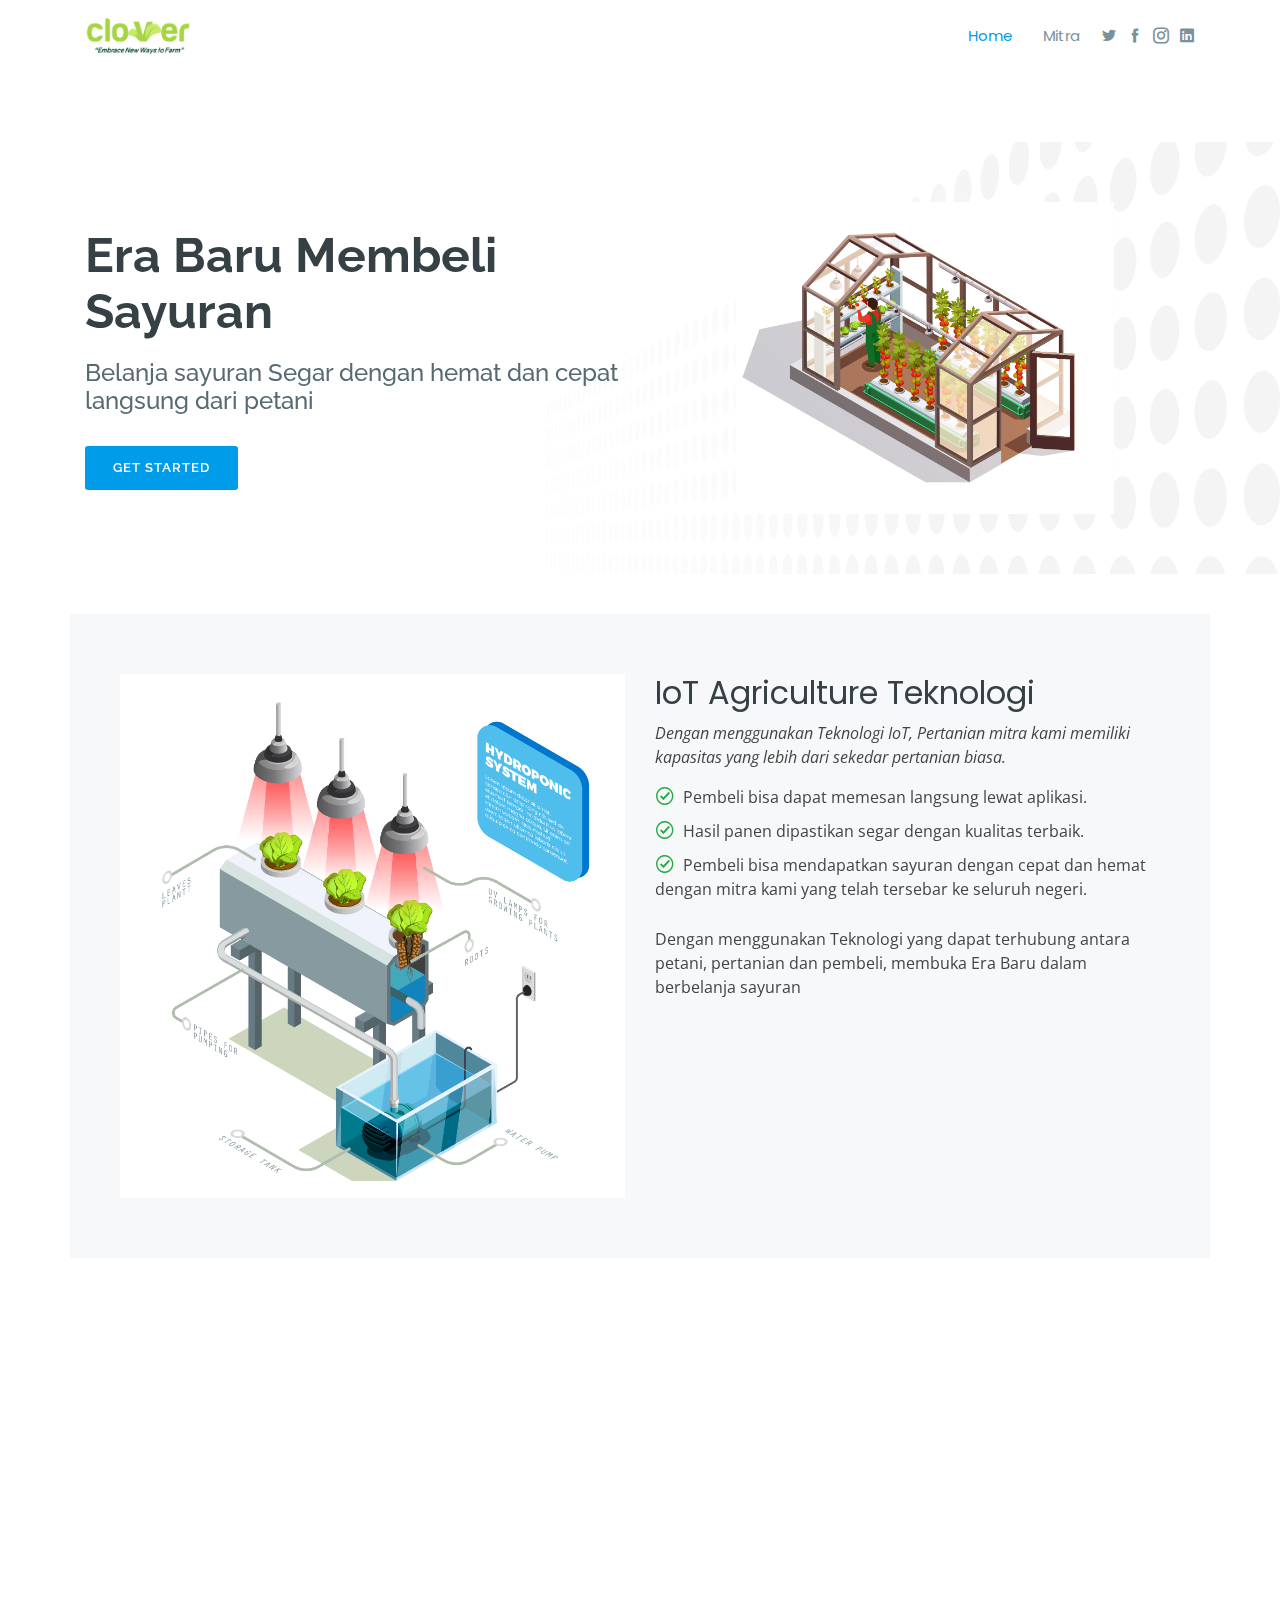
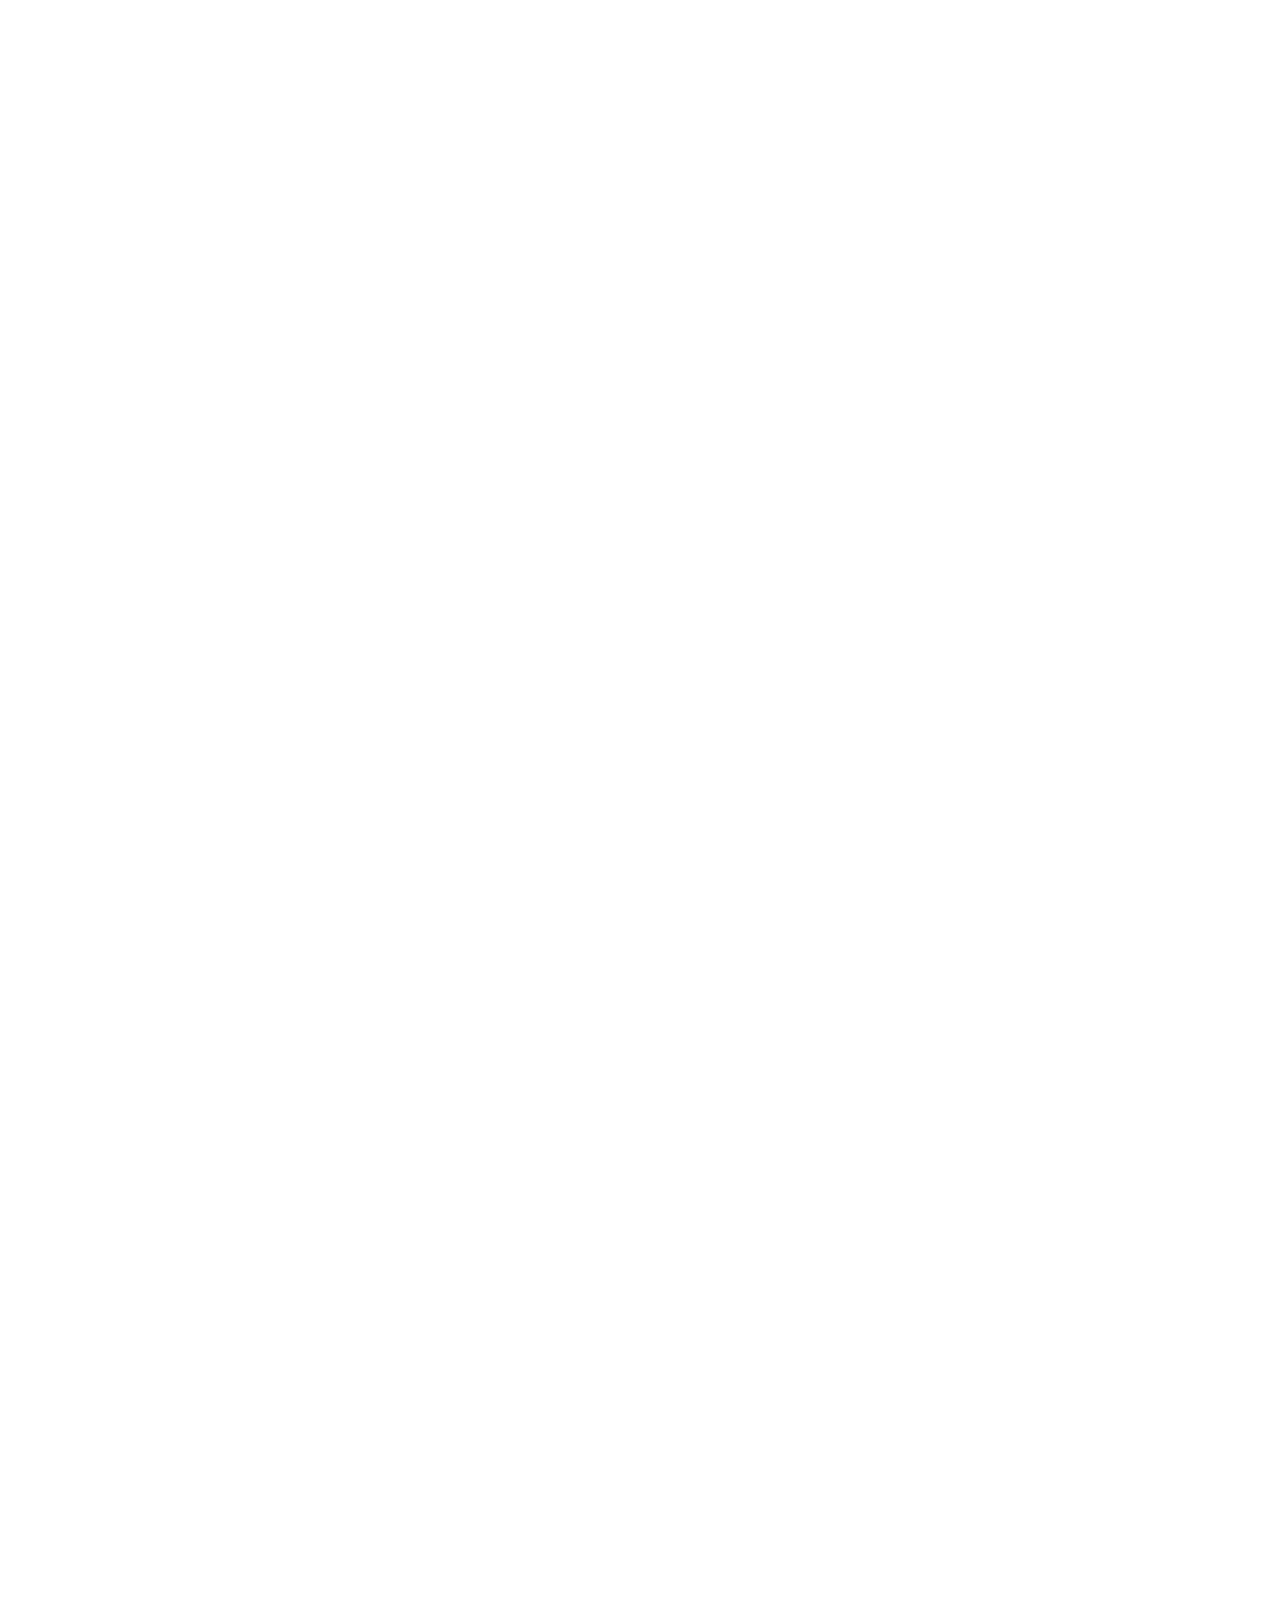
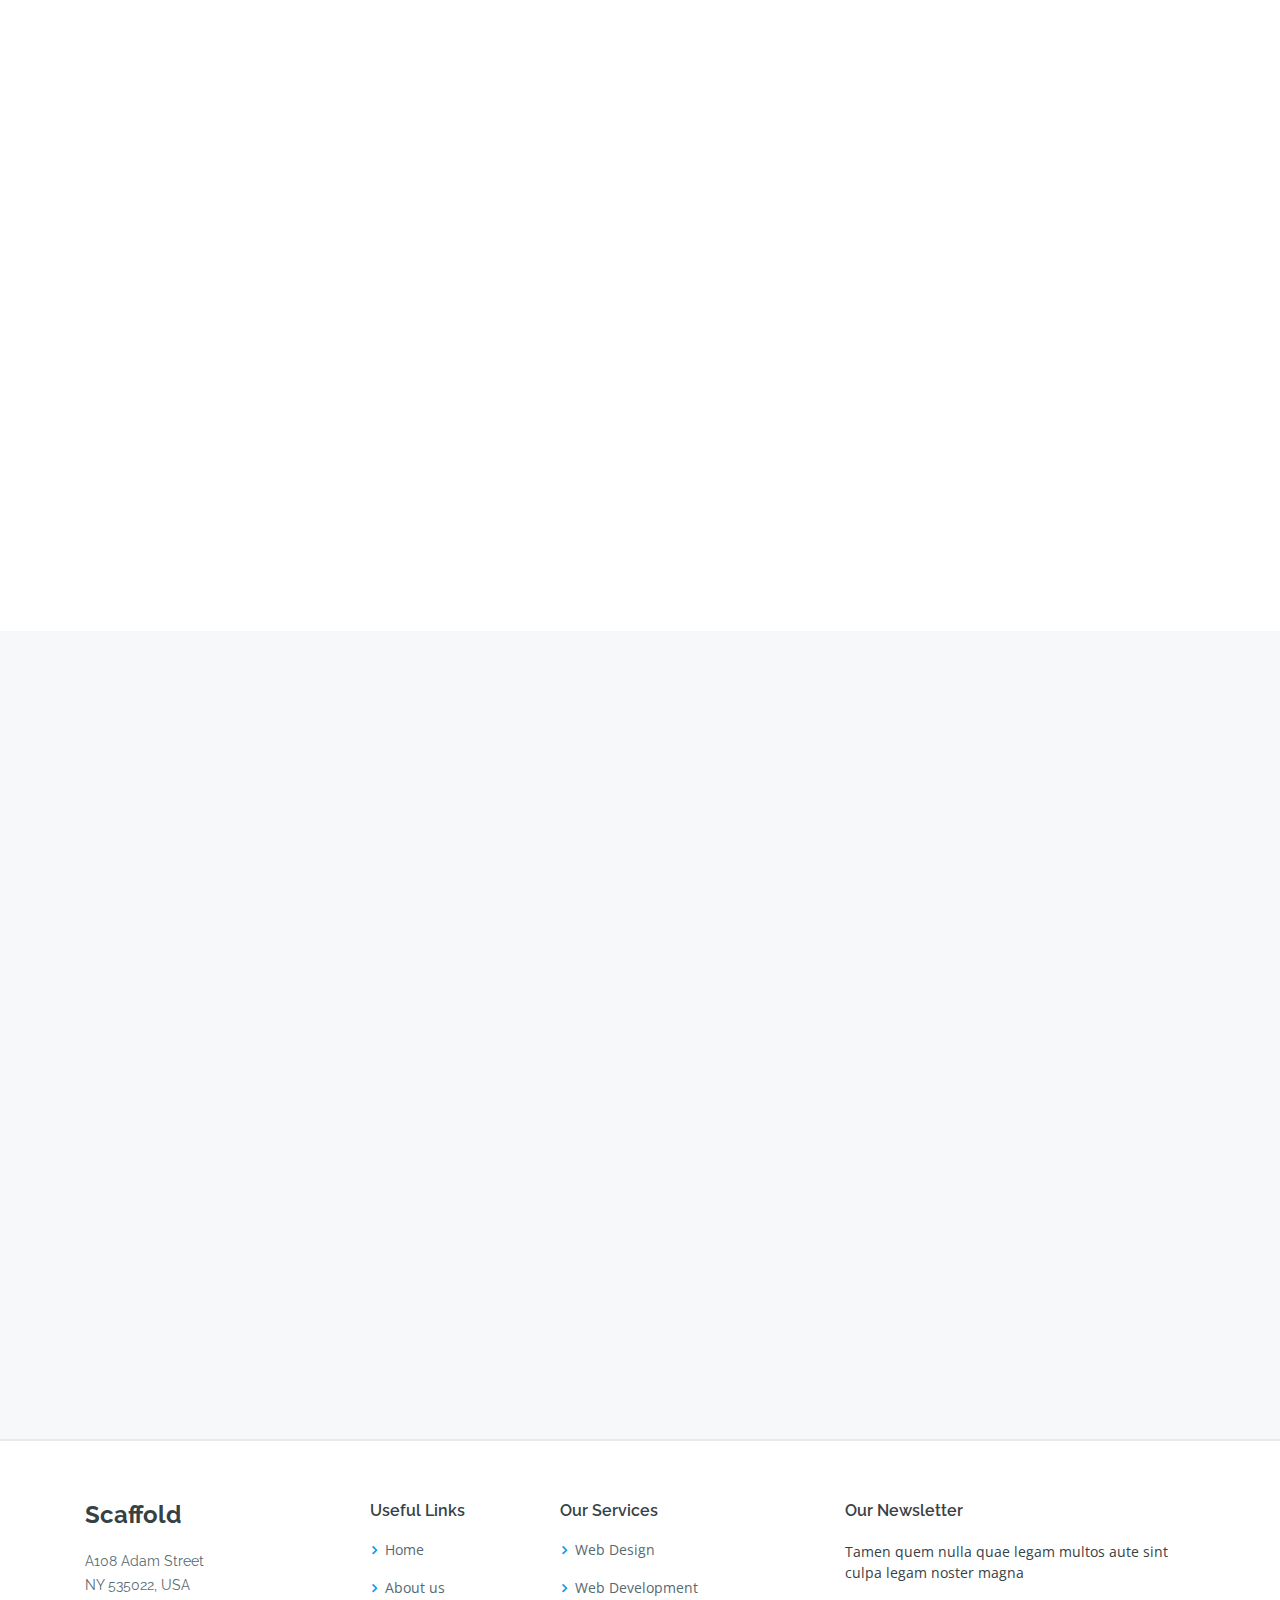
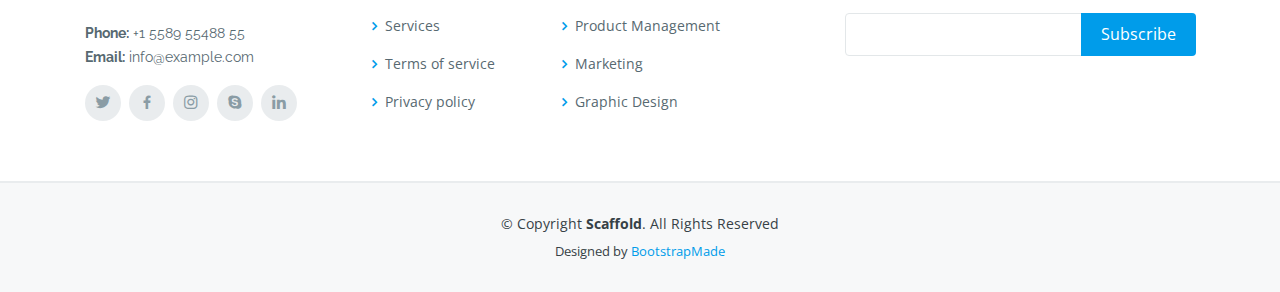
<file: index.html>
<!DOCTYPE html>
<html lang="en">

<head>
  <meta charset="utf-8">
  <meta content="width=device-width, initial-scale=1.0" name="viewport">

  <title>Scaffold Bootstrap Template - Index</title>
  <meta content="" name="descriptison">
  <meta content="" name="keywords">

  <!-- Favicons -->
  <link href="assets/img/clover.png" rel="icon">
  <link href="assets/img/apple-touch-icon.png" rel="apple-touch-icon">

  <!-- Google Fonts -->
  <link href="https://fonts.googleapis.com/css?family=Open+Sans:300,300i,400,400i,600,600i,700,700i|Raleway:300,300i,400,400i,500,500i,600,600i,700,700i|Poppins:300,300i,400,400i,500,500i,600,600i,700,700i" rel="stylesheet">

  <!-- Vendor CSS Files -->
  <link href="assets/vendor/bootstrap/css/bootstrap.min.css" rel="stylesheet">
  <link href="assets/vendor/icofont/icofont.min.css" rel="stylesheet">
  <link href="assets/vendor/boxicons/css/boxicons.min.css" rel="stylesheet">
  <link href="assets/vendor/venobox/venobox.css" rel="stylesheet">
  <link href="assets/vendor/owl.carousel/assets/owl.carousel.min.css" rel="stylesheet">
  <link href="assets/vendor/aos/aos.css" rel="stylesheet">
  <a href='https://www.freepik.com/free-photos-vectors/food'>Food vector created by pikisuperstar - www.freepik.com</a>
  <a href='https://www.freepik.com/free-photos-vectors/business'>Business photo created by jcomp - www.freepik.com</a>
  <a href='https://www.freepik.com/free-photos-vectors/business'>Business photo created by jcomp - www.freepik.com</a>
  <a href='https://www.freepik.com/free-photos-vectors/business'>Business photo created by jcomp - www.freepik.com</a>
  <a href='https://www.freepik.com/free-photos-vectors/water'>Water vector created by macrovector - www.freepik.com</a>
  <a href='https://www.freepik.com/free-photos-vectors/house'>House vector created by stories - www.freepik.com</a>
  <a href='https://www.freepik.com/free-photos-vectors/box'>Box vector created by stories - www.freepik.com</a>
  <a href='https://www.freepik.com/free-photos-vectors/business'>Business vector created by stories - www.freepik.com</a>
  <a href='https://www.freepik.com/free-photos-vectors/people'>People vector created by pch.vector - www.freepik.com</a>
  <!-- Template Main CSS File -->
  <link href="assets/css/style.css" rel="stylesheet">

  <!-- =======================================================
  * Template Name: Scaffold - v2.1.0
  * Template URL: https://bootstrapmade.com/scaffold-bootstrap-metro-style-template/
  * Author: BootstrapMade.com
  * License: https://bootstrapmade.com/license/
  ======================================================== -->
  <style>
    .features .tab-pane .img-fluid {
      /* width: 400px; */
      max-height: 400px;
      text-align: center;
    }
    .portfolio-wrap .img-fluid{
      max-height: 300px;
    }
  </style>
</head>

<body>

  <!-- ======= Header ======= -->
  <header id="header" class="fixed-top">
    <div class="container d-flex">

      <div class="logo mr-auto">
        <!-- <h1 class="text-light"><a href="index.html"><span>Scaffold</span></a></h1> -->
        <!-- Uncomment below if you prefer to use an image logo -->
        <a href="index.html"><img src="assets/img/logo.png" alt="" class="img-fluid"></a>
      </div>

      <nav class="nav-menu d-none d-lg-block">
        <ul>
          <li class="active"><a href="index.html">Home</a></li>
          <li class=""><a href="index2.html">Mitra</a></li>
          <li class="drop-down" style="display: none;"><a href="">About</a>
            <ul>
              <li><a href="#about" style="display: none;">About Us</a></li>
              <li><a href="#team" style="display: none;">Team</a></li>
              <li><a href="#testimonials" style="display: none;">Testimonials</a></li>
              <li class="drop-down" style="display: none;"><a href="#">Deep Drop Down</a>
                <ul>
                  <li><a href="#">Deep Drop Down 1</a></li>
                  <li><a href="#">Deep Drop Down 2</a></li>
                  <li><a href="#">Deep Drop Down 3</a></li>
                  <li><a href="#">Deep Drop Down 4</a></li>
                  <li><a href="#">Deep Drop Down 5</a></li>
                </ul>
              </li>
            </ul>
          </li>
          <li><a href="#services" style="display: none;">Services</a></li>
          <li><a href="#portfolio" style="display: none;">Portfolio</a></li>
          <li><a href="#pricing" style="display: none;">Pricing</a></li>

          <li style="display: none;"><a href="#contact">Contact</a></li>

        </ul>
      </nav><!-- .nav-menu -->

      <div class="header-social-links">
        <a href="#" class="twitter"><i class="icofont-twitter"></i></a>
        <a href="#" class="facebook"><i class="icofont-facebook"></i></a>
        <a href="#" class="instagram"><i class="icofont-instagram"></i></a>
        <a href="#" class="linkedin"><i class="icofont-linkedin"></i></i></a>
      </div>

    </div>
  </header><!-- End Header -->

  <!-- ======= Hero Section ======= -->
  <section id="hero">

    <div class="container">
      <div class="row">
        <div class="col-lg-6 pt-5 pt-lg-0 order-2 order-lg-1 d-flex flex-column justify-content-center" data-aos="fade-up">
          <div>
            <h1>Era Baru Membeli Sayuran</h1>
            <h2>Belanja sayuran Segar dengan hemat dan cepat langsung dari petani</h2>
            <a href="#about" class="btn-get-started scrollto">Get Started</a>
          </div>
        </div>
        <div class="col-lg-6 order-1 order-lg-2 hero-img" data-aos="fade-left">
          <img src="assets/img/pembeli/header.jpg" class="img-fluid" alt="">
        </div>
      </div>
    </div>

  </section><!-- End Hero -->

  <main id="main">

    <!-- ======= About Section ======= -->
    <section id="about" class="about">
      <div class="container">

        <div class="row">
          <div class="col-lg-6" data-aos="zoom-in">
            <img src="assets/img/pembeli/hidroponik_sistem.jpg" class="img-fluid" alt="">
          </div>
          <div class="col-lg-6 d-flex flex-column justify-contents-center" data-aos="fade-left">
            <div class="content pt-4 pt-lg-0">
              <h3>IoT Agriculture Teknologi</h3>
              <p class="font-italic">
                Dengan menggunakan Teknologi IoT, Pertanian mitra kami memiliki kapasitas yang lebih dari sekedar pertanian biasa.
              </p>
              <ul>
                <li><i class="icofont-check-circled"></i> Pembeli bisa dapat memesan langsung lewat aplikasi.</li>
                <li><i class="icofont-check-circled"></i> Hasil panen dipastikan segar dengan kualitas terbaik.</li>
                <li><i class="icofont-check-circled"></i> Pembeli bisa mendapatkan sayuran dengan cepat dan hemat dengan mitra kami yang telah tersebar ke seluruh negeri.</li>
              </ul>
              <p>
                Dengan menggunakan Teknologi yang dapat terhubung antara petani, pertanian dan pembeli, membuka Era Baru dalam berbelanja sayuran
              </p>
            </div>
          </div>
        </div>

      </div>
    </section><!-- End About Section -->

    <!-- ======= Features Section ======= -->
    <section id="features" class="features">
      <div class="container">
        <h1 data-aos="fade-up">Cara Membeli Sayuran di Clover</h1>
        <div class="row">
          <div class="col-lg-6 mt-2 mb-tg-0 order-2 order-lg-1">
            <ul class="nav nav-tabs flex-column">
              <li class="nav-item" data-aos="fade-up">
                <a class="nav-link active show" data-toggle="tab" href="#tab-1">
                  <h4>Pertama</h4>
                  <p>Melalui Platform Jual Beli Clover, anda bisa memilih lokasi pertanian.</p>
                </a>
              </li>
              <li class="nav-item mt-2" data-aos="fade-up" data-aos-delay="100">
                <a class="nav-link" data-toggle="tab" href="#tab-2">
                  <h4>Kedua</h4>
                  <p>Setelah memilih lokasi pertanian, silakan pilih sayur segar yang anda butuhkan.</p>
                </a>
              </li>
              <li class="nav-item mt-2" data-aos="fade-up" data-aos-delay="200">
                <a class="nav-link" data-toggle="tab" href="#tab-3">
                  <h4>Ketiga</h4>
                  <p>Konfirmasi Pembelian anda.</p>
                </a>
              </li>
              <li class="nav-item mt-2" data-aos="fade-up" data-aos-delay="300">
                <a class="nav-link" data-toggle="tab" href="#tab-4">
                  <h4>Keempat</h4>
                  <p>Sayuran segar segara datang kerumah anda dalam waktu kurang dari 1 hari.</p>
                </a>
              </li>
            </ul>
          </div>
          <div class="col-lg-6 order-1 order-lg-2" data-aos="zoom-in">
            <div class="tab-content">
              <div class="tab-pane active show" id="tab-1">
                <figure>
                  <img src="assets/img/pembeli/cara_beli_1.jpg" alt="" class="img-fluid">
                </figure>
              </div>
              <div class="tab-pane" id="tab-2">
                <figure>
                  <img src="assets/img/pembeli/cara_beli_2.jpg" alt="" class="img-fluid">
                </figure>
              </div>
              <div class="tab-pane" id="tab-3">
                <figure>
                  <img src="assets/img/pembeli/cara_beli_3.jpg" alt="" class="img-fluid">
                </figure>
              </div>
              <div class="tab-pane" id="tab-4">
                <figure>
                  <img src="assets/img/pembeli/cara_beli_4.jpg" alt="" class="img-fluid">
                </figure>
              </div>
            </div>
          </div>
        </div>

      </div>
    </section><!-- End Features Section -->

        <!-- ======= Portfolio Section ======= -->
        <section id="portfolio" class="portfolio">
          <div class="container">
    
            <div class="section-title" data-aos="fade-up">
              <h2>Hasil Produksi Mitra Pertanian Clover</h2>
              <!-- <p>Magnam dolores commodi suscipit. Necessitatibus eius consequatur ex aliquid fuga eum quidem. Sit sint consectetur velit. Quisquam quos quisquam cupiditate. Et nemo qui impedit suscipit alias ea. Quia fugiat sit in iste officiis commodi quidem hic quas.</p> -->
            </div>
    
            <div style="display: none;" class="row">
              <div class="col-lg-12 d-flex justify-content-center" data-aos="fade-up" data-aos-delay="100">
                <ul id="portfolio-flters">
                  <li data-filter="*" class="filter-active">All</li>
                  <li data-filter=".filter-app">App</li>
                  <li data-filter=".filter-card">Card</li>
                  <li data-filter=".filter-web">Web</li>
                </ul>
              </div>
            </div>
    
            <div class="row portfolio-container" data-aos="fade-up" data-aos-delay="200">
    
              <div class="col-lg-4 col-md-6 portfolio-item filter-app">
                <div class="portfolio-wrap">
                  <img src="assets/img/sayuran/brokoli.jpg" class="img-fluid" alt="">
                  <div class="portfolio-info">
                    <h4>Brokoli</h4>
                    <p>Pertanian ABC</p>
                  </div>
                  <div class="portfolio-links">
                    <a href="assets/img/sayuran/brokoli.jpg" data-gall="portfolioGallery" class="venobox" title="Brokoli"><i class="bx bx-plus"></i></a>
                    <a href="#" title="More Details"><i class="bx bx-link"></i></a>
                  </div>
                </div>
              </div>
    
              <div class="col-lg-4 col-md-6 portfolio-item filter-web">
                <div class="portfolio-wrap">
                  <img src="assets/img/sayuran/buncis.jpg" class="img-fluid" alt="">
                  <div class="portfolio-info">
                    <h4>Buncis</h4>
                    <p>Pertanian ABC</p>
                  </div>
                  <div class="portfolio-links">
                    <a href="assets/img/sayuran/buncis.jpg" data-gall="portfolioGallery" class="venobox" title="Buncis"><i class="bx bx-plus"></i></a>
                    <a href="#" title="More Details"><i class="bx bx-link"></i></a>
                  </div>
                </div>
              </div>
    
              <div class="col-lg-4 col-md-6 portfolio-item filter-app">
                <div class="portfolio-wrap">
                  <img src="assets/img/sayuran/kangkung.png" class="img-fluid" alt="">
                  <div class="portfolio-info">
                    <h4>Kangkung</h4>
                    <p>Pertanian BCD</p>
                  </div>
                  <div class="portfolio-links">
                    <a href="assets/img/sayuran/kangkung.png" data-gall="portfolioGallery" class="venobox" title="Kangkung"><i class="bx bx-plus"></i></a>
                    <a href="#" title="More Details"><i class="bx bx-link"></i></a>
                  </div>
                </div>
              </div>
    
              <div class="col-lg-4 col-md-6 portfolio-item filter-card">
                <div class="portfolio-wrap">
                  <img src="assets/img/sayuran/selada.jpg" class="img-fluid" alt="">
                  <div class="portfolio-info">
                    <h4>Selada</h4>
                    <p>Pertanian XYZ</p>
                  </div>
                  <div class="portfolio-links">
                    <a href="assets/img/sayuran/selada.jpg" data-gall="portfolioGallery" class="venobox" title="Selada"><i class="bx bx-plus"></i></a>
                    <a href="#" title="More Details"><i class="bx bx-link"></i></a>
                  </div>
                </div>
              </div>
    
              <div class="col-lg-4 col-md-6 portfolio-item filter-web">
                <div class="portfolio-wrap">
                  <img src="assets/img/sayuran/timun.jpg" class="img-fluid" alt="">
                  <div class="portfolio-info">
                    <h4>Timun</h4>
                    <p>Pertanian XYZ</p>
                  </div>
                  <div class="portfolio-links">
                    <a href="assets/img/sayuran/timun.jpg" data-gall="portfolioGallery" class="venobox" title="Timun"><i class="bx bx-plus"></i></a>
                    <a href="#" title="More Details"><i class="bx bx-link"></i></a>
                  </div>
                </div>
              </div>
    
              <div class="col-lg-4 col-md-6 portfolio-item filter-app">
                <div class="portfolio-wrap">
                  <img src="assets/img/sayuran/tomat.jpg" class="img-fluid" alt="">
                  <div class="portfolio-info">
                    <h4>Tomat</h4>
                    <p>Pertanian BCD</p>
                  </div>
                  <div class="portfolio-links">
                    <a href="assets/img/sayuran/tomat.jpg" data-gall="portfolioGallery" class="venobox" title="Tomat"><i class="bx bx-plus"></i></a>
                    <a href="#" title="More Details"><i class="bx bx-link"></i></a>
                  </div>
                </div>
              </div>
    
              <div class="col-lg-4 col-md-6 portfolio-item filter-card">
                <div class="portfolio-wrap">
                  <img src="assets/img/sayuran/sawi.png" class="img-fluid" alt="">
                  <div class="portfolio-info">
                    <h4>Sawi</h4>
                    <p>Pertanian ABC</p>
                  </div>
                  <div class="portfolio-links">
                    <a href="assets/img/sayuran/sawi.png" data-gall="portfolioGallery" class="venobox" title="Sawi"><i class="bx bx-plus"></i></a>
                    <a href="#" title="More Details"><i class="bx bx-link"></i></a>
                  </div>
                </div>
              </div>
    
              <div class="col-lg-4 col-md-6 portfolio-item filter-card">
                <div class="portfolio-wrap">
                  <img src="assets/img/sayuran/paprika.jpg" class="img-fluid" alt="">
                  <div class="portfolio-info">
                    <h4>Paprika</h4>
                    <p>Pertanian HJK</p>
                  </div>
                  <div class="portfolio-links">
                    <a href="assets/img/sayuran/paprika.jpg" data-gall="portfolioGallery" class="venobox" title="Paprika"><i class="bx bx-plus"></i></a>
                    <a href="#" title="More Details"><i class="bx bx-link"></i></a>
                  </div>
                </div>
              </div>
    
              <div class="col-lg-4 col-md-6 portfolio-item filter-web">
                <div class="portfolio-wrap">
                  <img src="assets/img/sayuran/seledri.png" class="img-fluid" alt="">
                  <div class="portfolio-info">
                    <h4>Seledri</h4>
                    <p>Pertanian HJK</p>
                  </div>
                  <div class="portfolio-links">
                    <a href="assets/img/sayuran/seledri.png" data-gall="portfolioGallery" class="venobox" title="Seledri"><i class="bx bx-plus"></i></a>
                    <a href="#" title="More Details"><i class="bx bx-link"></i></a>
                  </div>
                </div>
              </div>
    
            </div>
    
          </div>
        </section><!-- End Portfolio Section -->
    <!-- ======= Cta Section ======= -->
    <section id="cta" class="cta">
      <div class="container">

        <div class="row" data-aos="zoom-in">
          <div class="col-lg-9 text-center text-lg-left">
            <h3>Call To Action</h3>
            <p> Duis aute irure dolor in reprehenderit in voluptate velit esse cillum dolore eu fugiat nulla pariatur. Excepteur sint occaecat cupidatat non proident, sunt in culpa qui officia deserunt mollit anim id est laborum.</p>
          </div>
          <div class="col-lg-3 cta-btn-container text-center">
            <a class="cta-btn align-middle" href="#">Call To Action</a>
          </div>
        </div>

      </div>
    </section><!-- End Cta Section -->

    <!-- ======= Testimonials Section ======= -->
    <section id="testimonials" class="testimonials">
      <div class="container">

        <div class="section-title" data-aos="fade-up">
          <h2>Testimonials</h2>
          <p>Magnam dolores commodi suscipit. Necessitatibus eius consequatur ex aliquid fuga eum quidem. Sit sint consectetur velit. Quisquam quos quisquam cupiditate. Et nemo qui impedit suscipit alias ea. Quia fugiat sit in iste officiis commodi quidem hic quas.</p>
        </div>

        <div class="owl-carousel testimonials-carousel" data-aos="fade-up" data-aos-delay="100">

          <div class="testimonial-item">
            <p>
              <i class="bx bxs-quote-alt-left quote-icon-left"></i>
              Proin iaculis purus consequat sem cure digni ssim donec porttitora entum suscipit rhoncus. Accusantium quam, ultricies eget id, aliquam eget nibh et. Maecen aliquam, risus at semper.
              <i class="bx bxs-quote-alt-right quote-icon-right"></i>
            </p>
            <img src="assets/img/testimonials/testimonials-1.jpg" class="testimonial-img" alt="">
            <h3>Saul Goodman</h3>
            <h4>Ceo &amp; Founder</h4>
          </div>

          <div class="testimonial-item">
            <p>
              <i class="bx bxs-quote-alt-left quote-icon-left"></i>
              Export tempor illum tamen malis malis eram quae irure esse labore quem cillum quid cillum eram malis quorum velit fore eram velit sunt aliqua noster fugiat irure amet legam anim culpa.
              <i class="bx bxs-quote-alt-right quote-icon-right"></i>
            </p>
            <img src="assets/img/testimonials/testimonials-2.jpg" class="testimonial-img" alt="">
            <h3>Sara Wilsson</h3>
            <h4>Designer</h4>
          </div>

          <div class="testimonial-item">
            <p>
              <i class="bx bxs-quote-alt-left quote-icon-left"></i>
              Enim nisi quem export duis labore cillum quae magna enim sint quorum nulla quem veniam duis minim tempor labore quem eram duis noster aute amet eram fore quis sint minim.
              <i class="bx bxs-quote-alt-right quote-icon-right"></i>
            </p>
            <img src="assets/img/testimonials/testimonials-3.jpg" class="testimonial-img" alt="">
            <h3>Jena Karlis</h3>
            <h4>Store Owner</h4>
          </div>

          <div class="testimonial-item">
            <p>
              <i class="bx bxs-quote-alt-left quote-icon-left"></i>
              Fugiat enim eram quae cillum dolore dolor amet nulla culpa multos export minim fugiat minim velit minim dolor enim duis veniam ipsum anim magna sunt elit fore quem dolore labore illum veniam.
              <i class="bx bxs-quote-alt-right quote-icon-right"></i>
            </p>
            <img src="assets/img/testimonials/testimonials-4.jpg" class="testimonial-img" alt="">
            <h3>Matt Brandon</h3>
            <h4>Freelancer</h4>
          </div>

          <div class="testimonial-item">
            <p>
              <i class="bx bxs-quote-alt-left quote-icon-left"></i>
              Quis quorum aliqua sint quem legam fore sunt eram irure aliqua veniam tempor noster veniam enim culpa labore duis sunt culpa nulla illum cillum fugiat legam esse veniam culpa fore nisi cillum quid.
              <i class="bx bxs-quote-alt-right quote-icon-right"></i>
            </p>
            <img src="assets/img/testimonials/testimonials-5.jpg" class="testimonial-img" alt="">
            <h3>John Larson</h3>
            <h4>Entrepreneur</h4>
          </div>

        </div>

      </div>
    </section><!-- End Testimonials Section -->

    <!-- ======= Contact Section ======= -->
    <section id="contact" class="contact section-bg">
      <div class="container">

        <div class="section-title" data-aos="fade-up">
          <h2>Contact Us</h2>
        </div>

        <div class="row">

          <div class="col-lg-5 d-flex align-items-stretch" data-aos="fade-right">
            <div class="info">
              <div class="address">
                <i class="icofont-google-map"></i>
                <h4>Location:</h4>
                <p>A108 Adam Street, New York, NY 535022</p>
              </div>

              <div class="email">
                <i class="icofont-envelope"></i>
                <h4>Email:</h4>
                <p>info@example.com</p>
              </div>

              <div class="phone">
                <i class="icofont-phone"></i>
                <h4>Call:</h4>
                <p>+1 5589 55488 55s</p>
              </div>

              <iframe src="https://www.google.com/maps/embed?pb=!1m14!1m8!1m3!1d12097.433213460943!2d-74.0062269!3d40.7101282!3m2!1i1024!2i768!4f13.1!3m3!1m2!1s0x0%3A0xb89d1fe6bc499443!2sDowntown+Conference+Center!5e0!3m2!1smk!2sbg!4v1539943755621" frameborder="0" style="border:0; width: 100%; height: 290px;" allowfullscreen></iframe>
            </div>

          </div>

          <div class="col-lg-7 mt-5 mt-lg-0 d-flex align-items-stretch" data-aos="fade-left">
            <form action="forms/contact.php" method="post" role="form" class="php-email-form">
              <div class="form-row">
                <div class="form-group col-md-6">
                  <label for="name">Your Name</label>
                  <input type="text" name="name" class="form-control" id="name" data-rule="minlen:4" data-msg="Please enter at least 4 chars" />
                  <div class="validate"></div>
                </div>
                <div class="form-group col-md-6">
                  <label for="name">Your Email</label>
                  <input type="email" class="form-control" name="email" id="email" data-rule="email" data-msg="Please enter a valid email" />
                  <div class="validate"></div>
                </div>
              </div>
              <div class="form-group">
                <label for="name">Subject</label>
                <input type="text" class="form-control" name="subject" id="subject" data-rule="minlen:4" data-msg="Please enter at least 8 chars of subject" />
                <div class="validate"></div>
              </div>
              <div class="form-group">
                <label for="name">Message</label>
                <textarea class="form-control" name="message" rows="10" data-rule="required" data-msg="Please write something for us"></textarea>
                <div class="validate"></div>
              </div>
              <div class="mb-3">
                <div class="loading">Loading</div>
                <div class="error-message"></div>
                <div class="sent-message">Your message has been sent. Thank you!</div>
              </div>
              <div class="text-center"><button type="submit">Send Message</button></div>
            </form>
          </div>

        </div>

      </div>
    </section><!-- End Contact Section -->

  </main><!-- End #main -->

  <!-- ======= Footer ======= -->
  <footer id="footer">
    <div class="footer-top">
      <div class="container">
        <div class="row">

          <div class="col-lg-3 col-md-6">
            <div class="footer-info">
              <h3>Scaffold</h3>
              <p>
                A108 Adam Street <br>
                NY 535022, USA<br><br>
                <strong>Phone:</strong> +1 5589 55488 55<br>
                <strong>Email:</strong> info@example.com<br>
              </p>
              <div class="social-links mt-3">
                <a href="#" class="twitter"><i class="bx bxl-twitter"></i></a>
                <a href="#" class="facebook"><i class="bx bxl-facebook"></i></a>
                <a href="#" class="instagram"><i class="bx bxl-instagram"></i></a>
                <a href="#" class="google-plus"><i class="bx bxl-skype"></i></a>
                <a href="#" class="linkedin"><i class="bx bxl-linkedin"></i></a>
              </div>
            </div>
          </div>

          <div class="col-lg-2 col-md-6 footer-links">
            <h4>Useful Links</h4>
            <ul>
              <li><i class="bx bx-chevron-right"></i> <a href="#">Home</a></li>
              <li><i class="bx bx-chevron-right"></i> <a href="#">About us</a></li>
              <li><i class="bx bx-chevron-right"></i> <a href="#">Services</a></li>
              <li><i class="bx bx-chevron-right"></i> <a href="#">Terms of service</a></li>
              <li><i class="bx bx-chevron-right"></i> <a href="#">Privacy policy</a></li>
            </ul>
          </div>

          <div class="col-lg-3 col-md-6 footer-links">
            <h4>Our Services</h4>
            <ul>
              <li><i class="bx bx-chevron-right"></i> <a href="#">Web Design</a></li>
              <li><i class="bx bx-chevron-right"></i> <a href="#">Web Development</a></li>
              <li><i class="bx bx-chevron-right"></i> <a href="#">Product Management</a></li>
              <li><i class="bx bx-chevron-right"></i> <a href="#">Marketing</a></li>
              <li><i class="bx bx-chevron-right"></i> <a href="#">Graphic Design</a></li>
            </ul>
          </div>

          <div class="col-lg-4 col-md-6 footer-newsletter">
            <h4>Our Newsletter</h4>
            <p>Tamen quem nulla quae legam multos aute sint culpa legam noster magna</p>
            <form action="" method="post">
              <input type="email" name="email"><input type="submit" value="Subscribe">
            </form>

          </div>

        </div>
      </div>
    </div>

    <div class="container">
      <div class="copyright">
        &copy; Copyright <strong><span>Scaffold</span></strong>. All Rights Reserved
      </div>
      <div class="credits">
        <!-- All the links in the footer should remain intact. -->
        <!-- You can delete the links only if you purchased the pro version. -->
        <!-- Licensing information: https://bootstrapmade.com/license/ -->
        <!-- Purchase the pro version with working PHP/AJAX contact form: https://bootstrapmade.com/scaffold-bootstrap-metro-style-template/ -->
        Designed by <a href="https://bootstrapmade.com/">BootstrapMade</a>
      </div>
    </div>
  </footer><!-- End Footer -->

  <a href="#" class="back-to-top"><i class="bx bxs-up-arrow-alt"></i></a>

  <!-- Vendor JS Files -->
  <script src="assets/vendor/jquery/jquery.min.js"></script>
  <script src="assets/vendor/bootstrap/js/bootstrap.bundle.min.js"></script>
  <script src="assets/vendor/jquery.easing/jquery.easing.min.js"></script>
  <script src="assets/vendor/php-email-form/validate.js"></script>
  <script src="assets/vendor/isotope-layout/isotope.pkgd.min.js"></script>
  <script src="assets/vendor/venobox/venobox.min.js"></script>
  <script src="assets/vendor/owl.carousel/owl.carousel.min.js"></script>
  <script src="assets/vendor/aos/aos.js"></script>

  <!-- Template Main JS File -->
  <script src="assets/js/main.js"></script>

</body>

</html>
</file>
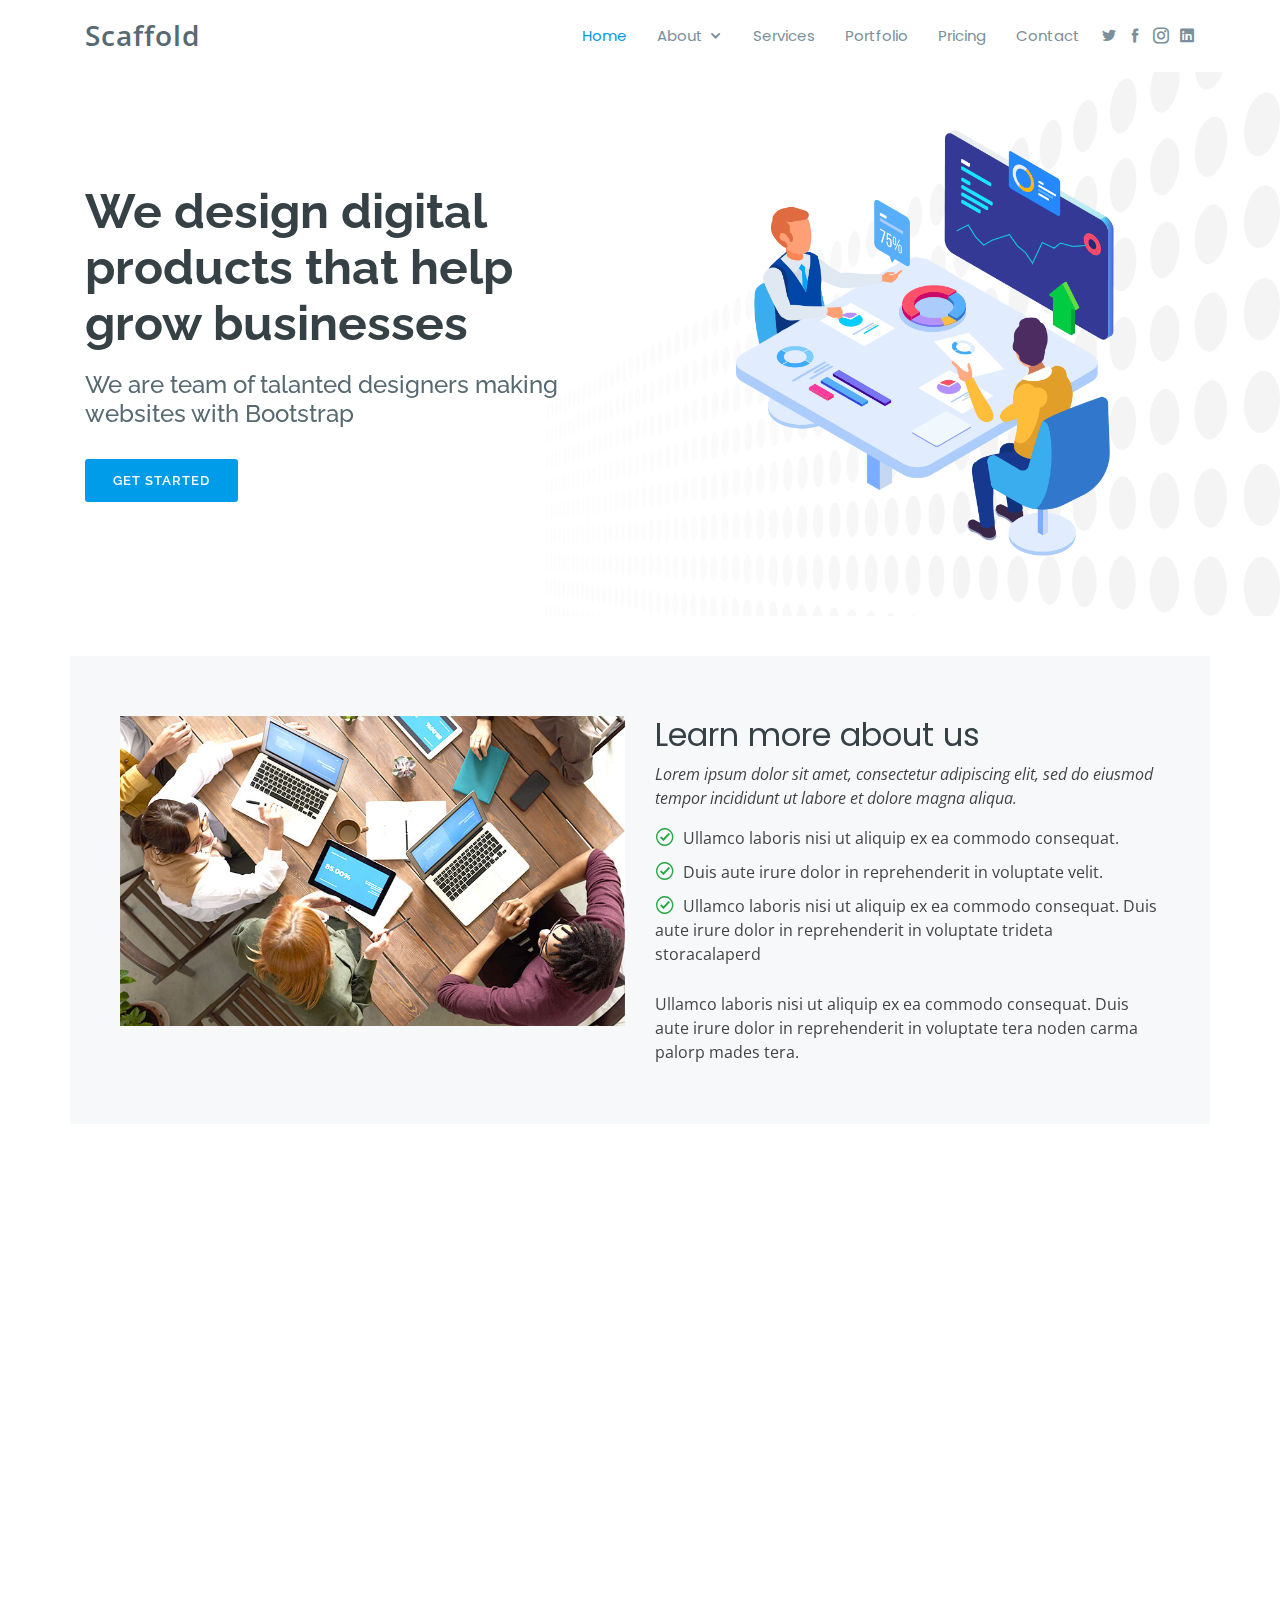
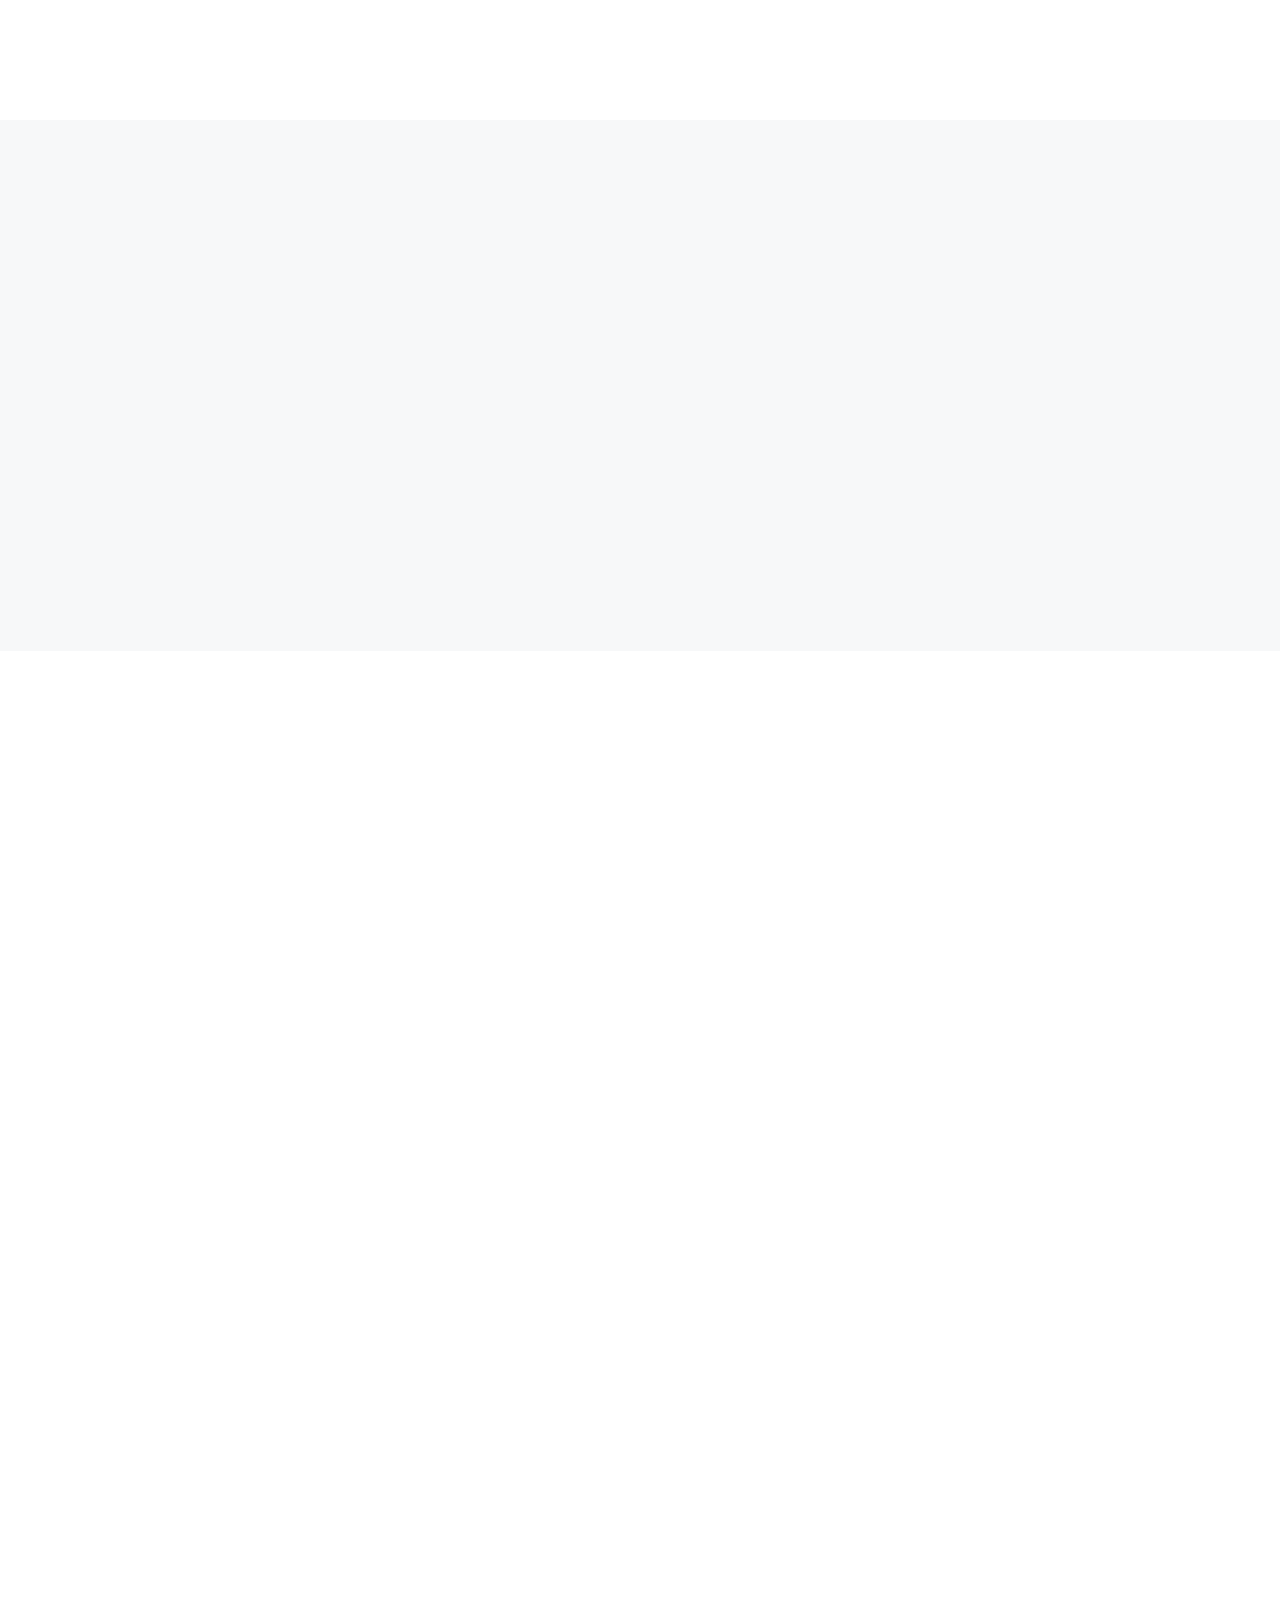
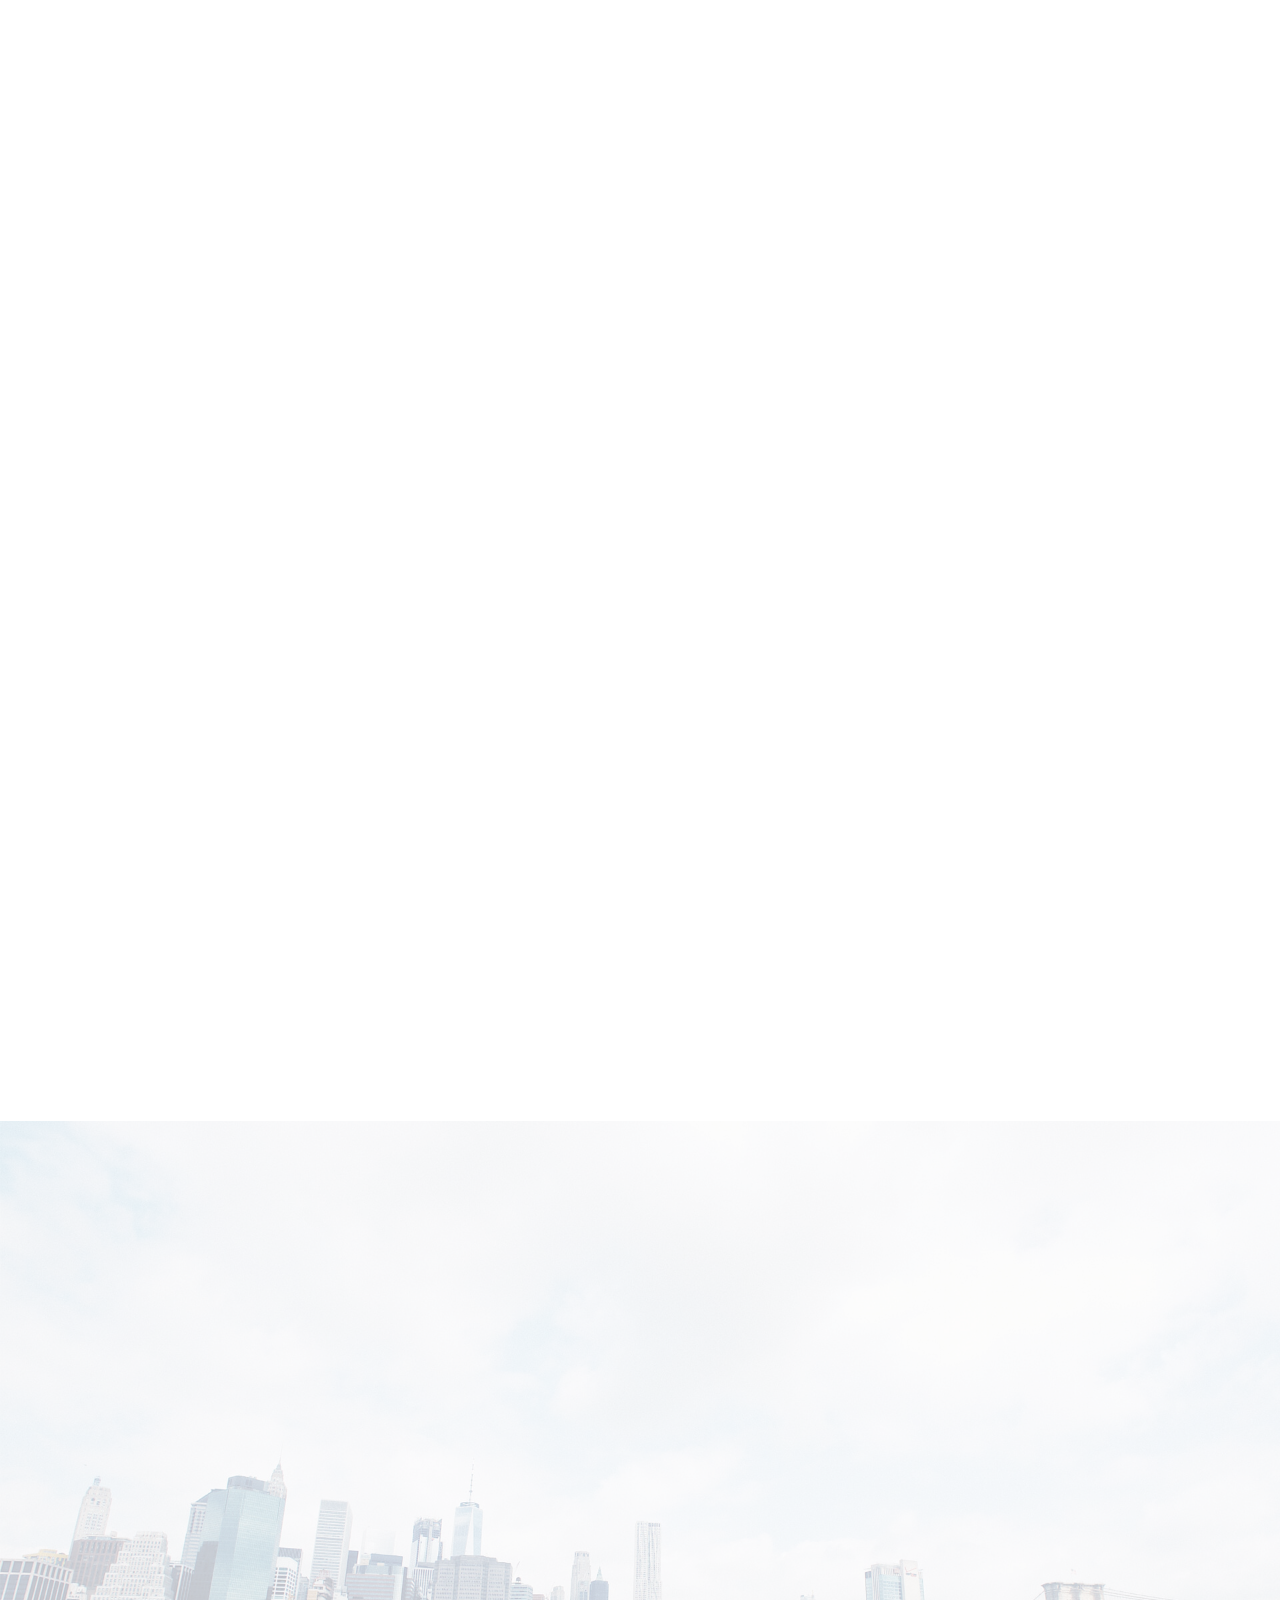
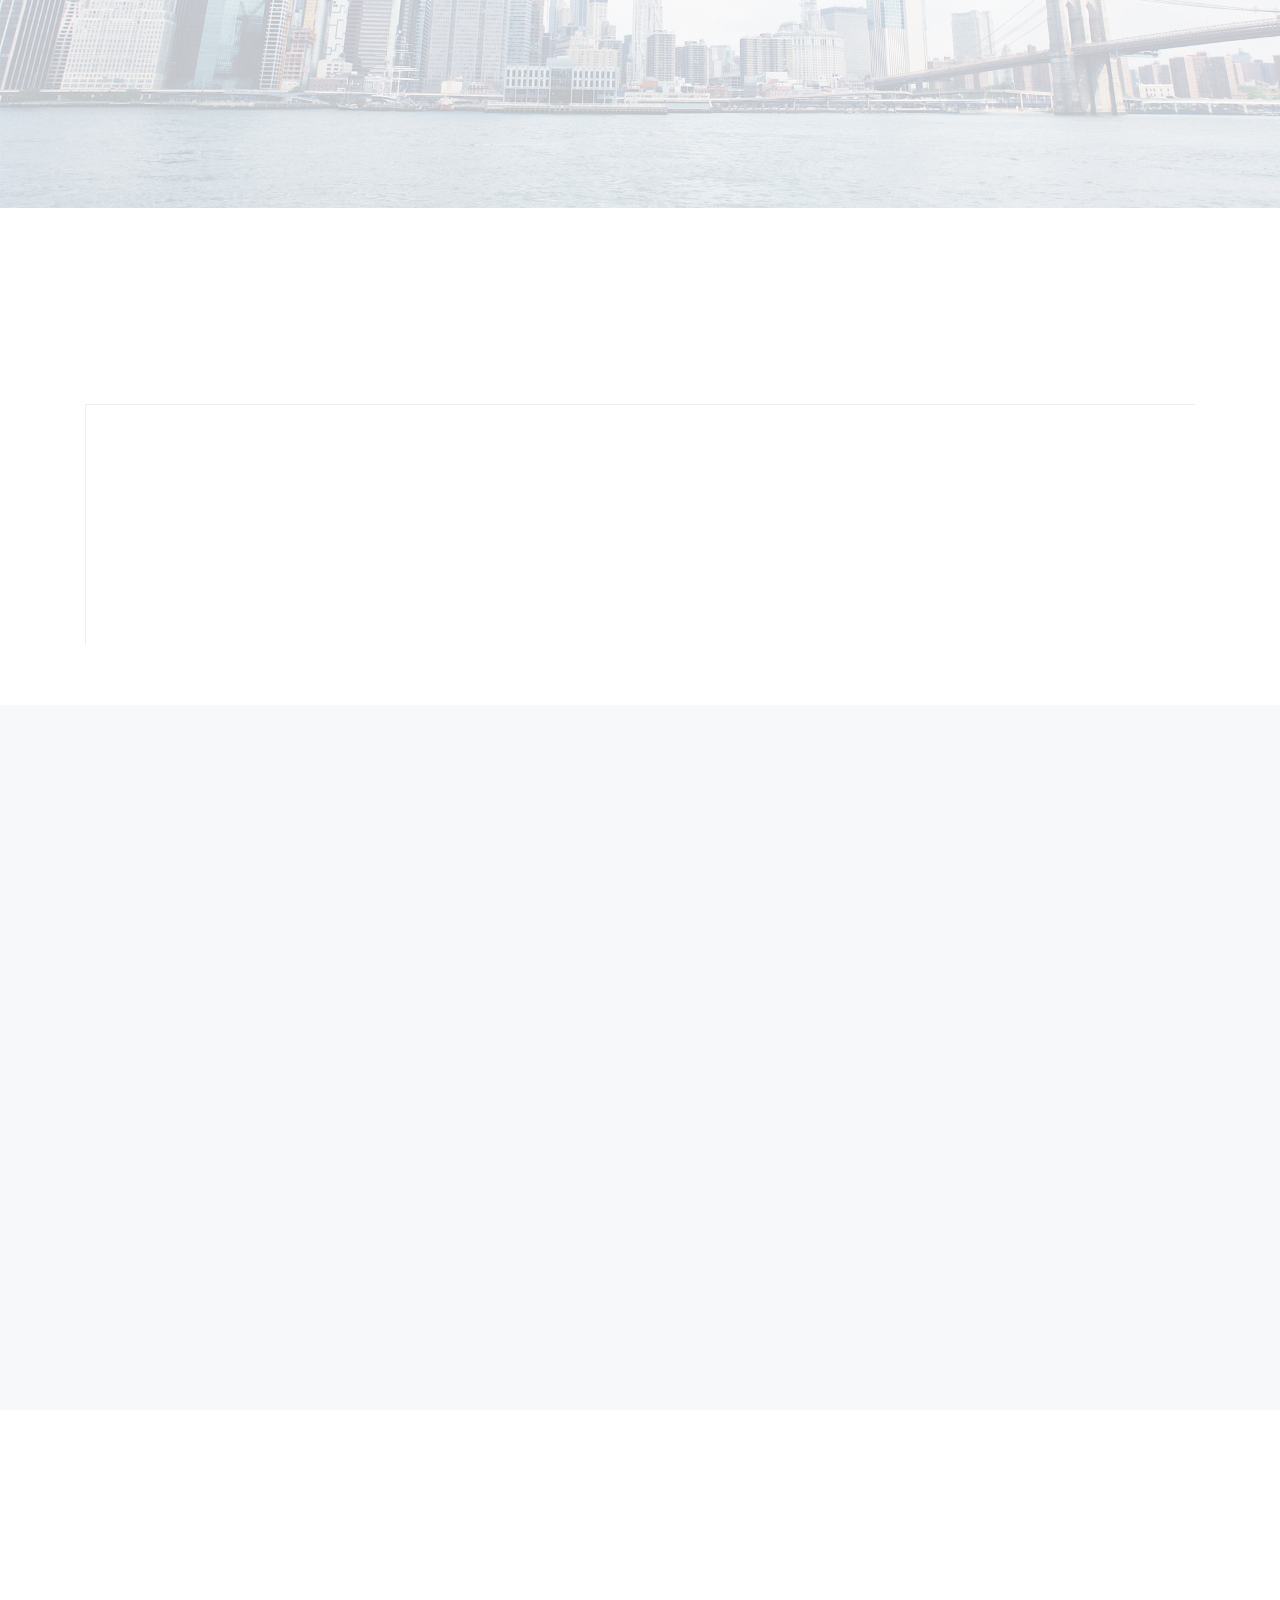
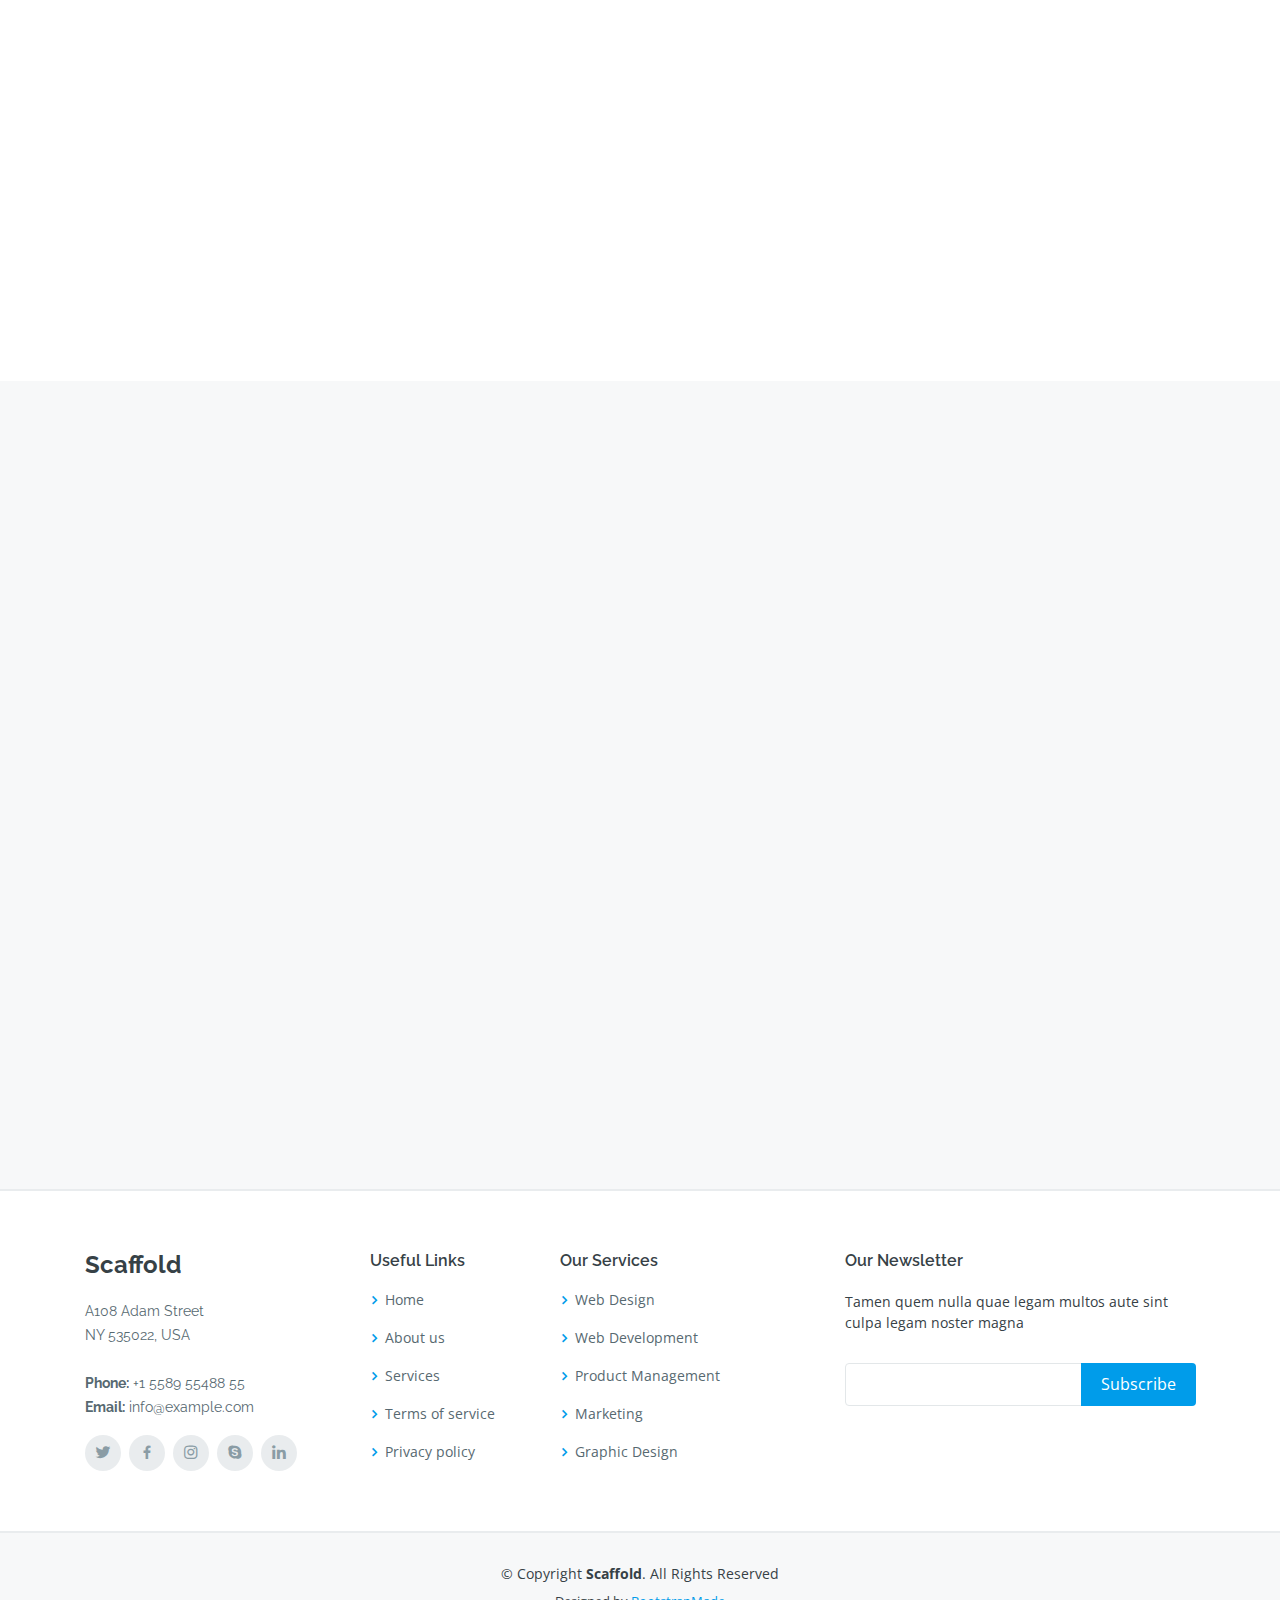
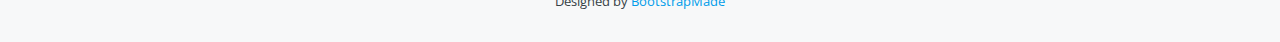
<file: index_old.html>
<!DOCTYPE html>
<html lang="en">

<head>
  <meta charset="utf-8">
  <meta content="width=device-width, initial-scale=1.0" name="viewport">

  <title>Scaffold Bootstrap Template - Index</title>
  <meta content="" name="descriptison">
  <meta content="" name="keywords">

  <!-- Favicons -->
  <link href="assets/img/favicon.png" rel="icon">
  <link href="assets/img/apple-touch-icon.png" rel="apple-touch-icon">

  <!-- Google Fonts -->
  <link href="https://fonts.googleapis.com/css?family=Open+Sans:300,300i,400,400i,600,600i,700,700i|Raleway:300,300i,400,400i,500,500i,600,600i,700,700i|Poppins:300,300i,400,400i,500,500i,600,600i,700,700i" rel="stylesheet">

  <!-- Vendor CSS Files -->
  <link href="assets/vendor/bootstrap/css/bootstrap.min.css" rel="stylesheet">
  <link href="assets/vendor/icofont/icofont.min.css" rel="stylesheet">
  <link href="assets/vendor/boxicons/css/boxicons.min.css" rel="stylesheet">
  <link href="assets/vendor/venobox/venobox.css" rel="stylesheet">
  <link href="assets/vendor/owl.carousel/assets/owl.carousel.min.css" rel="stylesheet">
  <link href="assets/vendor/aos/aos.css" rel="stylesheet">

  <!-- Template Main CSS File -->
  <link href="assets/css/style.css" rel="stylesheet">

  <!-- =======================================================
  * Template Name: Scaffold - v2.1.0
  * Template URL: https://bootstrapmade.com/scaffold-bootstrap-metro-style-template/
  * Author: BootstrapMade.com
  * License: https://bootstrapmade.com/license/
  ======================================================== -->
</head>

<body>

  <!-- ======= Header ======= -->
  <header id="header" class="fixed-top">
    <div class="container d-flex">

      <div class="logo mr-auto">
        <h1 class="text-light"><a href="index.html"><span>Scaffold</span></a></h1>
        <!-- Uncomment below if you prefer to use an image logo -->
        <!-- <a href="index.html"><img src="assets/img/logo.png" alt="" class="img-fluid"></a>-->
      </div>

      <nav class="nav-menu d-none d-lg-block">
        <ul>
          <li class="active"><a href="index.html">Home</a></li>
          <li class="drop-down"><a href="">About</a>
            <ul>
              <li><a href="#about">About Us</a></li>
              <li><a href="#team">Team</a></li>
              <li><a href="#testimonials">Testimonials</a></li>
              <li class="drop-down"><a href="#">Deep Drop Down</a>
                <ul>
                  <li><a href="#">Deep Drop Down 1</a></li>
                  <li><a href="#">Deep Drop Down 2</a></li>
                  <li><a href="#">Deep Drop Down 3</a></li>
                  <li><a href="#">Deep Drop Down 4</a></li>
                  <li><a href="#">Deep Drop Down 5</a></li>
                </ul>
              </li>
            </ul>
          </li>
          <li><a href="#services">Services</a></li>
          <li><a href="#portfolio">Portfolio</a></li>
          <li><a href="#pricing">Pricing</a></li>

          <li><a href="#contact">Contact</a></li>

        </ul>
      </nav><!-- .nav-menu -->

      <div class="header-social-links">
        <a href="#" class="twitter"><i class="icofont-twitter"></i></a>
        <a href="#" class="facebook"><i class="icofont-facebook"></i></a>
        <a href="#" class="instagram"><i class="icofont-instagram"></i></a>
        <a href="#" class="linkedin"><i class="icofont-linkedin"></i></i></a>
      </div>

    </div>
  </header><!-- End Header -->

  <!-- ======= Hero Section ======= -->
  <section id="hero">

    <div class="container">
      <div class="row">
        <div class="col-lg-6 pt-5 pt-lg-0 order-2 order-lg-1 d-flex flex-column justify-content-center" data-aos="fade-up">
          <div>
            <h1>We design digital products that help grow businesses</h1>
            <h2>We are team of talanted designers making websites with Bootstrap</h2>
            <a href="#about" class="btn-get-started scrollto">Get Started</a>
          </div>
        </div>
        <div class="col-lg-6 order-1 order-lg-2 hero-img" data-aos="fade-left">
          <img src="assets/img/hero-img.png" class="img-fluid" alt="">
        </div>
      </div>
    </div>

  </section><!-- End Hero -->

  <main id="main">

    <!-- ======= About Section ======= -->
    <section id="about" class="about">
      <div class="container">

        <div class="row">
          <div class="col-lg-6" data-aos="zoom-in">
            <img src="assets/img/about.jpg" class="img-fluid" alt="">
          </div>
          <div class="col-lg-6 d-flex flex-column justify-contents-center" data-aos="fade-left">
            <div class="content pt-4 pt-lg-0">
              <h3>Learn more about us</h3>
              <p class="font-italic">
                Lorem ipsum dolor sit amet, consectetur adipiscing elit, sed do eiusmod tempor incididunt ut labore et dolore
                magna aliqua.
              </p>
              <ul>
                <li><i class="icofont-check-circled"></i> Ullamco laboris nisi ut aliquip ex ea commodo consequat.</li>
                <li><i class="icofont-check-circled"></i> Duis aute irure dolor in reprehenderit in voluptate velit.</li>
                <li><i class="icofont-check-circled"></i> Ullamco laboris nisi ut aliquip ex ea commodo consequat. Duis aute irure dolor in reprehenderit in voluptate trideta storacalaperd</li>
              </ul>
              <p>
                Ullamco laboris nisi ut aliquip ex ea commodo consequat. Duis aute irure dolor in reprehenderit in voluptate tera noden carma palorp mades tera.
              </p>
            </div>
          </div>
        </div>

      </div>
    </section><!-- End About Section -->

    <!-- ======= Features Section ======= -->
    <section id="features" class="features">
      <div class="container">

        <div class="row">
          <div class="col-lg-6 mt-2 mb-tg-0 order-2 order-lg-1">
            <ul class="nav nav-tabs flex-column">
              <li class="nav-item" data-aos="fade-up">
                <a class="nav-link active show" data-toggle="tab" href="#tab-1">
                  <h4>Modi sit est</h4>
                  <p>Quis excepturi porro totam sint earum quo nulla perspiciatis eius.</p>
                </a>
              </li>
              <li class="nav-item mt-2" data-aos="fade-up" data-aos-delay="100">
                <a class="nav-link" data-toggle="tab" href="#tab-2">
                  <h4>Unde praesentium sed</h4>
                  <p>Voluptas vel esse repudiandae quo excepturi.</p>
                </a>
              </li>
              <li class="nav-item mt-2" data-aos="fade-up" data-aos-delay="200">
                <a class="nav-link" data-toggle="tab" href="#tab-3">
                  <h4>Pariatur explicabo vel</h4>
                  <p>Velit veniam ipsa sit nihil blanditiis mollitia natus.</p>
                </a>
              </li>
              <li class="nav-item mt-2" data-aos="fade-up" data-aos-delay="300">
                <a class="nav-link" data-toggle="tab" href="#tab-4">
                  <h4>Nostrum qui quasi</h4>
                  <p>Ratione hic sapiente nostrum doloremque illum nulla praesentium id</p>
                </a>
              </li>
            </ul>
          </div>
          <div class="col-lg-6 order-1 order-lg-2" data-aos="zoom-in">
            <div class="tab-content">
              <div class="tab-pane active show" id="tab-1">
                <figure>
                  <img src="assets/img/features-1.png" alt="" class="img-fluid">
                </figure>
              </div>
              <div class="tab-pane" id="tab-2">
                <figure>
                  <img src="assets/img/features-2.png" alt="" class="img-fluid">
                </figure>
              </div>
              <div class="tab-pane" id="tab-3">
                <figure>
                  <img src="assets/img/features-3.png" alt="" class="img-fluid">
                </figure>
              </div>
              <div class="tab-pane" id="tab-4">
                <figure>
                  <img src="assets/img/features-4.png" alt="" class="img-fluid">
                </figure>
              </div>
            </div>
          </div>
        </div>

      </div>
    </section><!-- End Features Section -->

    <!-- ======= Services Section ======= -->
    <section id="services" class="services section-bg">
      <div class="container">

        <div class="section-title" data-aos="fade-up">
          <h2>Services</h2>
          <p>Magnam dolores commodi suscipit. Necessitatibus eius consequatur ex aliquid fuga eum quidem. Sit sint consectetur velit. Quisquam quos quisquam cupiditate. Et nemo qui impedit suscipit alias ea. Quia fugiat sit in iste officiis commodi quidem hic quas.</p>
        </div>

        <div class="row">
          <div class="col-md-6 col-lg-3 d-flex align-items-stretch mb-5 mb-lg-0" data-aos="zoom-in">
            <div class="icon-box icon-box-pink">
              <div class="icon"><i class="bx bxl-dribbble"></i></div>
              <h4 class="title"><a href="">Lorem Ipsum</a></h4>
              <p class="description">Voluptatum deleniti atque corrupti quos dolores et quas molestias excepturi sint occaecati cupiditate</p>
            </div>
          </div>

          <div class="col-md-6 col-lg-3 d-flex align-items-stretch mb-5 mb-lg-0" data-aos="zoom-in" data-aos-delay="100">
            <div class="icon-box icon-box-cyan">
              <div class="icon"><i class="bx bx-file"></i></div>
              <h4 class="title"><a href="">Sed ut perspiciatis</a></h4>
              <p class="description">Duis aute irure dolor in reprehenderit in voluptate velit esse cillum dolore eu fugiat nulla</p>
            </div>
          </div>

          <div class="col-md-6 col-lg-3 d-flex align-items-stretch mb-5 mb-lg-0" data-aos="zoom-in" data-aos-delay="200">
            <div class="icon-box icon-box-green">
              <div class="icon"><i class="bx bx-tachometer"></i></div>
              <h4 class="title"><a href="">Magni Dolores</a></h4>
              <p class="description">Excepteur sint occaecat cupidatat non proident, sunt in culpa qui officia deserunt mollit anim</p>
            </div>
          </div>

          <div class="col-md-6 col-lg-3 d-flex align-items-stretch mb-5 mb-lg-0" data-aos="zoom-in" data-aos-delay="300">
            <div class="icon-box icon-box-blue">
              <div class="icon"><i class="bx bx-world"></i></div>
              <h4 class="title"><a href="">Nemo Enim</a></h4>
              <p class="description">At vero eos et accusamus et iusto odio dignissimos ducimus qui blanditiis praesentium voluptatum</p>
            </div>
          </div>

        </div>

      </div>
    </section><!-- End Services Section -->

    <!-- ======= Portfolio Section ======= -->
    <section id="portfolio" class="portfolio">
      <div class="container">

        <div class="section-title" data-aos="fade-up">
          <h2>Portfolio</h2>
          <p>Magnam dolores commodi suscipit. Necessitatibus eius consequatur ex aliquid fuga eum quidem. Sit sint consectetur velit. Quisquam quos quisquam cupiditate. Et nemo qui impedit suscipit alias ea. Quia fugiat sit in iste officiis commodi quidem hic quas.</p>
        </div>

        <div class="row">
          <div class="col-lg-12 d-flex justify-content-center" data-aos="fade-up" data-aos-delay="100">
            <ul id="portfolio-flters">
              <li data-filter="*" class="filter-active">All</li>
              <li data-filter=".filter-app">App</li>
              <li data-filter=".filter-card">Card</li>
              <li data-filter=".filter-web">Web</li>
            </ul>
          </div>
        </div>

        <div class="row portfolio-container" data-aos="fade-up" data-aos-delay="200">

          <div class="col-lg-4 col-md-6 portfolio-item filter-app">
            <div class="portfolio-wrap">
              <img src="assets/img/portfolio/portfolio-1.jpg" class="img-fluid" alt="">
              <div class="portfolio-info">
                <h4>App 1</h4>
                <p>App</p>
              </div>
              <div class="portfolio-links">
                <a href="assets/img/portfolio/portfolio-1.jpg" data-gall="portfolioGallery" class="venobox" title="App 1"><i class="bx bx-plus"></i></a>
                <a href="portfolio-details.html" title="More Details"><i class="bx bx-link"></i></a>
              </div>
            </div>
          </div>

          <div class="col-lg-4 col-md-6 portfolio-item filter-web">
            <div class="portfolio-wrap">
              <img src="assets/img/portfolio/portfolio-2.jpg" class="img-fluid" alt="">
              <div class="portfolio-info">
                <h4>Web 3</h4>
                <p>Web</p>
              </div>
              <div class="portfolio-links">
                <a href="assets/img/portfolio/portfolio-2.jpg" data-gall="portfolioGallery" class="venobox" title="Web 3"><i class="bx bx-plus"></i></a>
                <a href="portfolio-details.html" title="More Details"><i class="bx bx-link"></i></a>
              </div>
            </div>
          </div>

          <div class="col-lg-4 col-md-6 portfolio-item filter-app">
            <div class="portfolio-wrap">
              <img src="assets/img/portfolio/portfolio-3.jpg" class="img-fluid" alt="">
              <div class="portfolio-info">
                <h4>App 2</h4>
                <p>App</p>
              </div>
              <div class="portfolio-links">
                <a href="assets/img/portfolio/portfolio-3.jpg" data-gall="portfolioGallery" class="venobox" title="App 2"><i class="bx bx-plus"></i></a>
                <a href="portfolio-details.html" title="More Details"><i class="bx bx-link"></i></a>
              </div>
            </div>
          </div>

          <div class="col-lg-4 col-md-6 portfolio-item filter-card">
            <div class="portfolio-wrap">
              <img src="assets/img/portfolio/portfolio-4.jpg" class="img-fluid" alt="">
              <div class="portfolio-info">
                <h4>Card 2</h4>
                <p>Card</p>
              </div>
              <div class="portfolio-links">
                <a href="assets/img/portfolio/portfolio-4.jpg" data-gall="portfolioGallery" class="venobox" title="Card 2"><i class="bx bx-plus"></i></a>
                <a href="portfolio-details.html" title="More Details"><i class="bx bx-link"></i></a>
              </div>
            </div>
          </div>

          <div class="col-lg-4 col-md-6 portfolio-item filter-web">
            <div class="portfolio-wrap">
              <img src="assets/img/portfolio/portfolio-5.jpg" class="img-fluid" alt="">
              <div class="portfolio-info">
                <h4>Web 2</h4>
                <p>Web</p>
              </div>
              <div class="portfolio-links">
                <a href="assets/img/portfolio/portfolio-5.jpg" data-gall="portfolioGallery" class="venobox" title="Web 2"><i class="bx bx-plus"></i></a>
                <a href="portfolio-details.html" title="More Details"><i class="bx bx-link"></i></a>
              </div>
            </div>
          </div>

          <div class="col-lg-4 col-md-6 portfolio-item filter-app">
            <div class="portfolio-wrap">
              <img src="assets/img/portfolio/portfolio-6.jpg" class="img-fluid" alt="">
              <div class="portfolio-info">
                <h4>App 3</h4>
                <p>App</p>
              </div>
              <div class="portfolio-links">
                <a href="assets/img/portfolio/portfolio-6.jpg" data-gall="portfolioGallery" class="venobox" title="App 3"><i class="bx bx-plus"></i></a>
                <a href="portfolio-details.html" title="More Details"><i class="bx bx-link"></i></a>
              </div>
            </div>
          </div>

          <div class="col-lg-4 col-md-6 portfolio-item filter-card">
            <div class="portfolio-wrap">
              <img src="assets/img/portfolio/portfolio-7.jpg" class="img-fluid" alt="">
              <div class="portfolio-info">
                <h4>Card 1</h4>
                <p>Card</p>
              </div>
              <div class="portfolio-links">
                <a href="assets/img/portfolio/portfolio-7.jpg" data-gall="portfolioGallery" class="venobox" title="Card 1"><i class="bx bx-plus"></i></a>
                <a href="portfolio-details.html" title="More Details"><i class="bx bx-link"></i></a>
              </div>
            </div>
          </div>

          <div class="col-lg-4 col-md-6 portfolio-item filter-card">
            <div class="portfolio-wrap">
              <img src="assets/img/portfolio/portfolio-8.jpg" class="img-fluid" alt="">
              <div class="portfolio-info">
                <h4>Card 3</h4>
                <p>Card</p>
              </div>
              <div class="portfolio-links">
                <a href="assets/img/portfolio/portfolio-8.jpg" data-gall="portfolioGallery" class="venobox" title="Card 3"><i class="bx bx-plus"></i></a>
                <a href="portfolio-details.html" title="More Details"><i class="bx bx-link"></i></a>
              </div>
            </div>
          </div>

          <div class="col-lg-4 col-md-6 portfolio-item filter-web">
            <div class="portfolio-wrap">
              <img src="assets/img/portfolio/portfolio-9.jpg" class="img-fluid" alt="">
              <div class="portfolio-info">
                <h4>Web 3</h4>
                <p>Web</p>
              </div>
              <div class="portfolio-links">
                <a href="assets/img/portfolio/portfolio-9.jpg" data-gall="portfolioGallery" class="venobox" title="Web 3"><i class="bx bx-plus"></i></a>
                <a href="portfolio-details.html" title="More Details"><i class="bx bx-link"></i></a>
              </div>
            </div>
          </div>

        </div>

      </div>
    </section><!-- End Portfolio Section -->

    <!-- ======= Cta Section ======= -->
    <section id="cta" class="cta">
      <div class="container">

        <div class="row" data-aos="zoom-in">
          <div class="col-lg-9 text-center text-lg-left">
            <h3>Call To Action</h3>
            <p> Duis aute irure dolor in reprehenderit in voluptate velit esse cillum dolore eu fugiat nulla pariatur. Excepteur sint occaecat cupidatat non proident, sunt in culpa qui officia deserunt mollit anim id est laborum.</p>
          </div>
          <div class="col-lg-3 cta-btn-container text-center">
            <a class="cta-btn align-middle" href="#">Call To Action</a>
          </div>
        </div>

      </div>
    </section><!-- End Cta Section -->

    <!-- ======= Testimonials Section ======= -->
    <section id="testimonials" class="testimonials">
      <div class="container">

        <div class="section-title" data-aos="fade-up">
          <h2>Testimonials</h2>
          <p>Magnam dolores commodi suscipit. Necessitatibus eius consequatur ex aliquid fuga eum quidem. Sit sint consectetur velit. Quisquam quos quisquam cupiditate. Et nemo qui impedit suscipit alias ea. Quia fugiat sit in iste officiis commodi quidem hic quas.</p>
        </div>

        <div class="owl-carousel testimonials-carousel" data-aos="fade-up" data-aos-delay="100">

          <div class="testimonial-item">
            <p>
              <i class="bx bxs-quote-alt-left quote-icon-left"></i>
              Proin iaculis purus consequat sem cure digni ssim donec porttitora entum suscipit rhoncus. Accusantium quam, ultricies eget id, aliquam eget nibh et. Maecen aliquam, risus at semper.
              <i class="bx bxs-quote-alt-right quote-icon-right"></i>
            </p>
            <img src="assets/img/testimonials/testimonials-1.jpg" class="testimonial-img" alt="">
            <h3>Saul Goodman</h3>
            <h4>Ceo &amp; Founder</h4>
          </div>

          <div class="testimonial-item">
            <p>
              <i class="bx bxs-quote-alt-left quote-icon-left"></i>
              Export tempor illum tamen malis malis eram quae irure esse labore quem cillum quid cillum eram malis quorum velit fore eram velit sunt aliqua noster fugiat irure amet legam anim culpa.
              <i class="bx bxs-quote-alt-right quote-icon-right"></i>
            </p>
            <img src="assets/img/testimonials/testimonials-2.jpg" class="testimonial-img" alt="">
            <h3>Sara Wilsson</h3>
            <h4>Designer</h4>
          </div>

          <div class="testimonial-item">
            <p>
              <i class="bx bxs-quote-alt-left quote-icon-left"></i>
              Enim nisi quem export duis labore cillum quae magna enim sint quorum nulla quem veniam duis minim tempor labore quem eram duis noster aute amet eram fore quis sint minim.
              <i class="bx bxs-quote-alt-right quote-icon-right"></i>
            </p>
            <img src="assets/img/testimonials/testimonials-3.jpg" class="testimonial-img" alt="">
            <h3>Jena Karlis</h3>
            <h4>Store Owner</h4>
          </div>

          <div class="testimonial-item">
            <p>
              <i class="bx bxs-quote-alt-left quote-icon-left"></i>
              Fugiat enim eram quae cillum dolore dolor amet nulla culpa multos export minim fugiat minim velit minim dolor enim duis veniam ipsum anim magna sunt elit fore quem dolore labore illum veniam.
              <i class="bx bxs-quote-alt-right quote-icon-right"></i>
            </p>
            <img src="assets/img/testimonials/testimonials-4.jpg" class="testimonial-img" alt="">
            <h3>Matt Brandon</h3>
            <h4>Freelancer</h4>
          </div>

          <div class="testimonial-item">
            <p>
              <i class="bx bxs-quote-alt-left quote-icon-left"></i>
              Quis quorum aliqua sint quem legam fore sunt eram irure aliqua veniam tempor noster veniam enim culpa labore duis sunt culpa nulla illum cillum fugiat legam esse veniam culpa fore nisi cillum quid.
              <i class="bx bxs-quote-alt-right quote-icon-right"></i>
            </p>
            <img src="assets/img/testimonials/testimonials-5.jpg" class="testimonial-img" alt="">
            <h3>John Larson</h3>
            <h4>Entrepreneur</h4>
          </div>

        </div>

      </div>
    </section><!-- End Testimonials Section -->

    <!-- ======= Team Section ======= -->
    <section id="team" class="team">
      <div class="container">

        <div class="section-title" data-aos="fade-up">
          <h2>Team</h2>
          <p>Magnam dolores commodi suscipit. Necessitatibus eius consequatur ex aliquid fuga eum quidem. Sit sint consectetur velit. Quisquam quos quisquam cupiditate. Et nemo qui impedit suscipit alias ea. Quia fugiat sit in iste officiis commodi quidem hic quas.</p>
        </div>

        <div class="row">

          <div class="col-lg-4 col-md-6">
            <div class="member" data-aos="zoom-in">
              <div class="pic"><img src="assets/img/team/team-1.jpg" class="img-fluid" alt=""></div>
              <div class="member-info">
                <h4>Walter White</h4>
                <span>Chief Executive Officer</span>
                <div class="social">
                  <a href=""><i class="icofont-twitter"></i></a>
                  <a href=""><i class="icofont-facebook"></i></a>
                  <a href=""><i class="icofont-instagram"></i></a>
                  <a href=""><i class="icofont-linkedin"></i></a>
                </div>
              </div>
            </div>
          </div>

          <div class="col-lg-4 col-md-6">
            <div class="member" data-aos="zoom-in" data-aos-delay="100">
              <div class="pic"><img src="assets/img/team/team-2.jpg" class="img-fluid" alt=""></div>
              <div class="member-info">
                <h4>Sarah Jhonson</h4>
                <span>Product Manager</span>
                <div class="social">
                  <a href=""><i class="icofont-twitter"></i></a>
                  <a href=""><i class="icofont-facebook"></i></a>
                  <a href=""><i class="icofont-instagram"></i></a>
                  <a href=""><i class="icofont-linkedin"></i></a>
                </div>
              </div>
            </div>
          </div>

          <div class="col-lg-4 col-md-6">
            <div class="member" data-aos="zoom-in" data-aos-delay="200">
              <div class="pic"><img src="assets/img/team/team-3.jpg" class="img-fluid" alt=""></div>
              <div class="member-info">
                <h4>William Anderson</h4>
                <span>CTO</span>
                <div class="social">
                  <a href=""><i class="icofont-twitter"></i></a>
                  <a href=""><i class="icofont-facebook"></i></a>
                  <a href=""><i class="icofont-instagram"></i></a>
                  <a href=""><i class="icofont-linkedin"></i></a>
                </div>
              </div>
            </div>
          </div>

        </div>

      </div>
    </section><!-- End Team Section -->

    <!-- ======= Clients Section ======= -->
    <section id="clients" class="clients">
      <div class="container">

        <div class="section-title" data-aos="fade-up">
          <h2>Clients</h2>
          <p>Magnam dolores commodi suscipit. Necessitatibus eius consequatur ex aliquid fuga eum quidem. Sit sint consectetur velit. Quisquam quos quisquam cupiditate. Et nemo qui impedit suscipit alias ea. Quia fugiat sit in iste officiis commodi quidem hic quas.</p>
        </div>

        <div class="row no-gutters clients-wrap clearfix wow fadeInUp">

          <div class="col-lg-3 col-md-4 col-xs-6">
            <div class="client-logo" data-aos="zoom-in">
              <img src="assets/img/clients/client-1.png" class="img-fluid" alt="">
            </div>
          </div>

          <div class="col-lg-3 col-md-4 col-xs-6">
            <div class="client-logo" data-aos="zoom-in" data-aos-delay="100">
              <img src="assets/img/clients/client-2.png" class="img-fluid" alt="">
            </div>
          </div>

          <div class="col-lg-3 col-md-4 col-xs-6">
            <div class="client-logo" data-aos="zoom-in" data-aos-delay="150">
              <img src="assets/img/clients/client-3.png" class="img-fluid" alt="">
            </div>
          </div>

          <div class="col-lg-3 col-md-4 col-xs-6">
            <div class="client-logo" data-aos="zoom-in" data-aos-delay="200">
              <img src="assets/img/clients/client-4.png" class="img-fluid" alt="">
            </div>
          </div>

          <div class="col-lg-3 col-md-4 col-xs-6">
            <div class="client-logo" data-aos="zoom-in" data-aos-delay="250">
              <img src="assets/img/clients/client-5.png" class="img-fluid" alt="">
            </div>
          </div>

          <div class="col-lg-3 col-md-4 col-xs-6">
            <div class="client-logo" data-aos="zoom-in" data-aos-delay="300">
              <img src="assets/img/clients/client-6.png" class="img-fluid" alt="">
            </div>
          </div>

          <div class="col-lg-3 col-md-4 col-xs-6">
            <div class="client-logo" data-aos="zoom-in" data-aos-delay="350">
              <img src="assets/img/clients/client-7.png" class="img-fluid" alt="">
            </div>
          </div>

          <div class="col-lg-3 col-md-4 col-xs-6" data-aos="zoom-in" data-aos-delay="400">
            <div class="client-logo">
              <img src="assets/img/clients/client-8.png" class="img-fluid" alt="">
            </div>
          </div>

        </div>

      </div>
    </section><!-- End Clients Section -->

    <!-- ======= Pricing Section ======= -->
    <section id="pricing" class="pricing section-bg">
      <div class="container">

        <div class="section-title" data-aos="fade-up">
          <h2>Pricing</h2>
          <p>Magnam dolores commodi suscipit. Necessitatibus eius consequatur ex aliquid fuga eum quidem. Sit sint consectetur velit. Quisquam quos quisquam cupiditate. Et nemo qui impedit suscipit alias ea. Quia fugiat sit in iste officiis commodi quidem hic quas.</p>
        </div>

        <div class="row">

          <div class="col-lg-3 col-md-6">
            <div class="box" data-aos="zoom-in">
              <h3>Free</h3>
              <h4><sup>$</sup>0<span> / month</span></h4>
              <ul>
                <li>Aida dere</li>
                <li>Nec feugiat nisl</li>
                <li>Nulla at volutpat dola</li>
                <li class="na">Pharetra massa</li>
                <li class="na">Massa ultricies mi</li>
              </ul>
              <div class="btn-wrap">
                <a href="#" class="btn-buy">Buy Now</a>
              </div>
            </div>
          </div>

          <div class="col-lg-3 col-md-6 mt-4 mt-md-0">
            <div class="box featured" data-aos="zoom-in" data-aos-delay="100">
              <h3>Business</h3>
              <h4><sup>$</sup>19<span> / month</span></h4>
              <ul>
                <li>Aida dere</li>
                <li>Nec feugiat nisl</li>
                <li>Nulla at volutpat dola</li>
                <li>Pharetra massa</li>
                <li class="na">Massa ultricies mi</li>
              </ul>
              <div class="btn-wrap">
                <a href="#" class="btn-buy">Buy Now</a>
              </div>
            </div>
          </div>

          <div class="col-lg-3 col-md-6 mt-4 mt-lg-0">
            <div class="box" data-aos="zoom-in" data-aos-delay="200">
              <h3>Developer</h3>
              <h4><sup>$</sup>29<span> / month</span></h4>
              <ul>
                <li>Aida dere</li>
                <li>Nec feugiat nisl</li>
                <li>Nulla at volutpat dola</li>
                <li>Pharetra massa</li>
                <li>Massa ultricies mi</li>
              </ul>
              <div class="btn-wrap">
                <a href="#" class="btn-buy">Buy Now</a>
              </div>
            </div>
          </div>

          <div class="col-lg-3 col-md-6 mt-4 mt-lg-0">
            <div class="box" data-aos="zoom-in" data-aos-delay="300">
              <span class="advanced">Advanced</span>
              <h3>Ultimate</h3>
              <h4><sup>$</sup>49<span> / month</span></h4>
              <ul>
                <li>Aida dere</li>
                <li>Nec feugiat nisl</li>
                <li>Nulla at volutpat dola</li>
                <li>Pharetra massa</li>
                <li>Massa ultricies mi</li>
              </ul>
              <div class="btn-wrap">
                <a href="#" class="btn-buy">Buy Now</a>
              </div>
            </div>
          </div>

        </div>

      </div>
    </section><!-- End Pricing Section -->

    <!-- ======= F.A.Q Section ======= -->
    <section id="faq" class="faq">
      <div class="container">

        <div class="section-title" data-aos="fade-up">
          <h2>Frequently Asked Questions</h2>
        </div>

        <ul class="faq-list">

          <li data-aos="fade-up">
            <a data-toggle="collapse" class="" href="#faq1">Non consectetur a erat nam at lectus urna duis? <i class="icofont-simple-up"></i></a>
            <div id="faq1" class="collapse show" data-parent=".faq-list">
              <p>
                Feugiat pretium nibh ipsum consequat. Tempus iaculis urna id volutpat lacus laoreet non curabitur gravida. Venenatis lectus magna fringilla urna porttitor rhoncus dolor purus non.
              </p>
            </div>
          </li>

          <li data-aos="fade-up" data-aos-delay="100">
            <a data-toggle="collapse" href="#faq2" class="collapsed">Feugiat scelerisque varius morbi enim nunc faucibus a pellentesque? <i class="icofont-simple-up"></i></a>
            <div id="faq2" class="collapse" data-parent=".faq-list">
              <p>
                Dolor sit amet consectetur adipiscing elit pellentesque habitant morbi. Id interdum velit laoreet id donec ultrices. Fringilla phasellus faucibus scelerisque eleifend donec pretium. Est pellentesque elit ullamcorper dignissim. Mauris ultrices eros in cursus turpis massa tincidunt dui.
              </p>
            </div>
          </li>

          <li data-aos="fade-up" data-aos-delay="200">
            <a data-toggle="collapse" href="#faq3" class="collapsed">Dolor sit amet consectetur adipiscing elit pellentesque habitant morbi? <i class="icofont-simple-up"></i></a>
            <div id="faq3" class="collapse" data-parent=".faq-list">
              <p>
                Eleifend mi in nulla posuere sollicitudin aliquam ultrices sagittis orci. Faucibus pulvinar elementum integer enim. Sem nulla pharetra diam sit amet nisl suscipit. Rutrum tellus pellentesque eu tincidunt. Lectus urna duis convallis convallis tellus. Urna molestie at elementum eu facilisis sed odio morbi quis
              </p>
            </div>
          </li>

          <li data-aos="fade-up" data-aos-delay="300">
            <a data-toggle="collapse" href="#faq4" class="collapsed">Ac odio tempor orci dapibus. Aliquam eleifend mi in nulla? <i class="icofont-simple-up"></i></a>
            <div id="faq4" class="collapse" data-parent=".faq-list">
              <p>
                Dolor sit amet consectetur adipiscing elit pellentesque habitant morbi. Id interdum velit laoreet id donec ultrices. Fringilla phasellus faucibus scelerisque eleifend donec pretium. Est pellentesque elit ullamcorper dignissim. Mauris ultrices eros in cursus turpis massa tincidunt dui.
              </p>
            </div>
          </li>

          <li data-aos="fade-up" data-aos-delay="400">
            <a data-toggle="collapse" href="#faq5" class="collapsed">Tempus quam pellentesque nec nam aliquam sem et tortor consequat? <i class="icofont-simple-up"></i></a>
            <div id="faq5" class="collapse" data-parent=".faq-list">
              <p>
                Molestie a iaculis at erat pellentesque adipiscing commodo. Dignissim suspendisse in est ante in. Nunc vel risus commodo viverra maecenas accumsan. Sit amet nisl suscipit adipiscing bibendum est. Purus gravida quis blandit turpis cursus in
              </p>
            </div>
          </li>

          <li data-aos="fade-up" data-aos-delay="500">
            <a data-toggle="collapse" href="#faq6" class="collapsed">Tortor vitae purus faucibus ornare. Varius vel pharetra vel turpis nunc eget lorem dolor? <i class="icofont-simple-up"></i></a>
            <div id="faq6" class="collapse" data-parent=".faq-list">
              <p>
                Laoreet sit amet cursus sit amet dictum sit amet justo. Mauris vitae ultricies leo integer malesuada nunc vel. Tincidunt eget nullam non nisi est sit amet. Turpis nunc eget lorem dolor sed. Ut venenatis tellus in metus vulputate eu scelerisque. Pellentesque diam volutpat commodo sed egestas egestas fringilla phasellus faucibus. Nibh tellus molestie nunc non blandit massa enim nec.
              </p>
            </div>
          </li>

        </ul>

      </div>
    </section><!-- End Frequently Asked Questions Section -->

    <!-- ======= Contact Section ======= -->
    <section id="contact" class="contact section-bg">
      <div class="container">

        <div class="section-title" data-aos="fade-up">
          <h2>Contact Us</h2>
        </div>

        <div class="row">

          <div class="col-lg-5 d-flex align-items-stretch" data-aos="fade-right">
            <div class="info">
              <div class="address">
                <i class="icofont-google-map"></i>
                <h4>Location:</h4>
                <p>A108 Adam Street, New York, NY 535022</p>
              </div>

              <div class="email">
                <i class="icofont-envelope"></i>
                <h4>Email:</h4>
                <p>info@example.com</p>
              </div>

              <div class="phone">
                <i class="icofont-phone"></i>
                <h4>Call:</h4>
                <p>+1 5589 55488 55s</p>
              </div>

              <iframe src="https://www.google.com/maps/embed?pb=!1m14!1m8!1m3!1d12097.433213460943!2d-74.0062269!3d40.7101282!3m2!1i1024!2i768!4f13.1!3m3!1m2!1s0x0%3A0xb89d1fe6bc499443!2sDowntown+Conference+Center!5e0!3m2!1smk!2sbg!4v1539943755621" frameborder="0" style="border:0; width: 100%; height: 290px;" allowfullscreen></iframe>
            </div>

          </div>

          <div class="col-lg-7 mt-5 mt-lg-0 d-flex align-items-stretch" data-aos="fade-left">
            <form action="forms/contact.php" method="post" role="form" class="php-email-form">
              <div class="form-row">
                <div class="form-group col-md-6">
                  <label for="name">Your Name</label>
                  <input type="text" name="name" class="form-control" id="name" data-rule="minlen:4" data-msg="Please enter at least 4 chars" />
                  <div class="validate"></div>
                </div>
                <div class="form-group col-md-6">
                  <label for="name">Your Email</label>
                  <input type="email" class="form-control" name="email" id="email" data-rule="email" data-msg="Please enter a valid email" />
                  <div class="validate"></div>
                </div>
              </div>
              <div class="form-group">
                <label for="name">Subject</label>
                <input type="text" class="form-control" name="subject" id="subject" data-rule="minlen:4" data-msg="Please enter at least 8 chars of subject" />
                <div class="validate"></div>
              </div>
              <div class="form-group">
                <label for="name">Message</label>
                <textarea class="form-control" name="message" rows="10" data-rule="required" data-msg="Please write something for us"></textarea>
                <div class="validate"></div>
              </div>
              <div class="mb-3">
                <div class="loading">Loading</div>
                <div class="error-message"></div>
                <div class="sent-message">Your message has been sent. Thank you!</div>
              </div>
              <div class="text-center"><button type="submit">Send Message</button></div>
            </form>
          </div>

        </div>

      </div>
    </section><!-- End Contact Section -->

  </main><!-- End #main -->

  <!-- ======= Footer ======= -->
  <footer id="footer">
    <div class="footer-top">
      <div class="container">
        <div class="row">

          <div class="col-lg-3 col-md-6">
            <div class="footer-info">
              <h3>Scaffold</h3>
              <p>
                A108 Adam Street <br>
                NY 535022, USA<br><br>
                <strong>Phone:</strong> +1 5589 55488 55<br>
                <strong>Email:</strong> info@example.com<br>
              </p>
              <div class="social-links mt-3">
                <a href="#" class="twitter"><i class="bx bxl-twitter"></i></a>
                <a href="#" class="facebook"><i class="bx bxl-facebook"></i></a>
                <a href="#" class="instagram"><i class="bx bxl-instagram"></i></a>
                <a href="#" class="google-plus"><i class="bx bxl-skype"></i></a>
                <a href="#" class="linkedin"><i class="bx bxl-linkedin"></i></a>
              </div>
            </div>
          </div>

          <div class="col-lg-2 col-md-6 footer-links">
            <h4>Useful Links</h4>
            <ul>
              <li><i class="bx bx-chevron-right"></i> <a href="#">Home</a></li>
              <li><i class="bx bx-chevron-right"></i> <a href="#">About us</a></li>
              <li><i class="bx bx-chevron-right"></i> <a href="#">Services</a></li>
              <li><i class="bx bx-chevron-right"></i> <a href="#">Terms of service</a></li>
              <li><i class="bx bx-chevron-right"></i> <a href="#">Privacy policy</a></li>
            </ul>
          </div>

          <div class="col-lg-3 col-md-6 footer-links">
            <h4>Our Services</h4>
            <ul>
              <li><i class="bx bx-chevron-right"></i> <a href="#">Web Design</a></li>
              <li><i class="bx bx-chevron-right"></i> <a href="#">Web Development</a></li>
              <li><i class="bx bx-chevron-right"></i> <a href="#">Product Management</a></li>
              <li><i class="bx bx-chevron-right"></i> <a href="#">Marketing</a></li>
              <li><i class="bx bx-chevron-right"></i> <a href="#">Graphic Design</a></li>
            </ul>
          </div>

          <div class="col-lg-4 col-md-6 footer-newsletter">
            <h4>Our Newsletter</h4>
            <p>Tamen quem nulla quae legam multos aute sint culpa legam noster magna</p>
            <form action="" method="post">
              <input type="email" name="email"><input type="submit" value="Subscribe">
            </form>

          </div>

        </div>
      </div>
    </div>

    <div class="container">
      <div class="copyright">
        &copy; Copyright <strong><span>Scaffold</span></strong>. All Rights Reserved
      </div>
      <div class="credits">
        <!-- All the links in the footer should remain intact. -->
        <!-- You can delete the links only if you purchased the pro version. -->
        <!-- Licensing information: https://bootstrapmade.com/license/ -->
        <!-- Purchase the pro version with working PHP/AJAX contact form: https://bootstrapmade.com/scaffold-bootstrap-metro-style-template/ -->
        Designed by <a href="https://bootstrapmade.com/">BootstrapMade</a>
      </div>
    </div>
  </footer><!-- End Footer -->

  <a href="#" class="back-to-top"><i class="bx bxs-up-arrow-alt"></i></a>

  <!-- Vendor JS Files -->
  <script src="assets/vendor/jquery/jquery.min.js"></script>
  <script src="assets/vendor/bootstrap/js/bootstrap.bundle.min.js"></script>
  <script src="assets/vendor/jquery.easing/jquery.easing.min.js"></script>
  <script src="assets/vendor/php-email-form/validate.js"></script>
  <script src="assets/vendor/isotope-layout/isotope.pkgd.min.js"></script>
  <script src="assets/vendor/venobox/venobox.min.js"></script>
  <script src="assets/vendor/owl.carousel/owl.carousel.min.js"></script>
  <script src="assets/vendor/aos/aos.js"></script>

  <!-- Template Main JS File -->
  <script src="assets/js/main.js"></script>

</body>

</html>
</file>
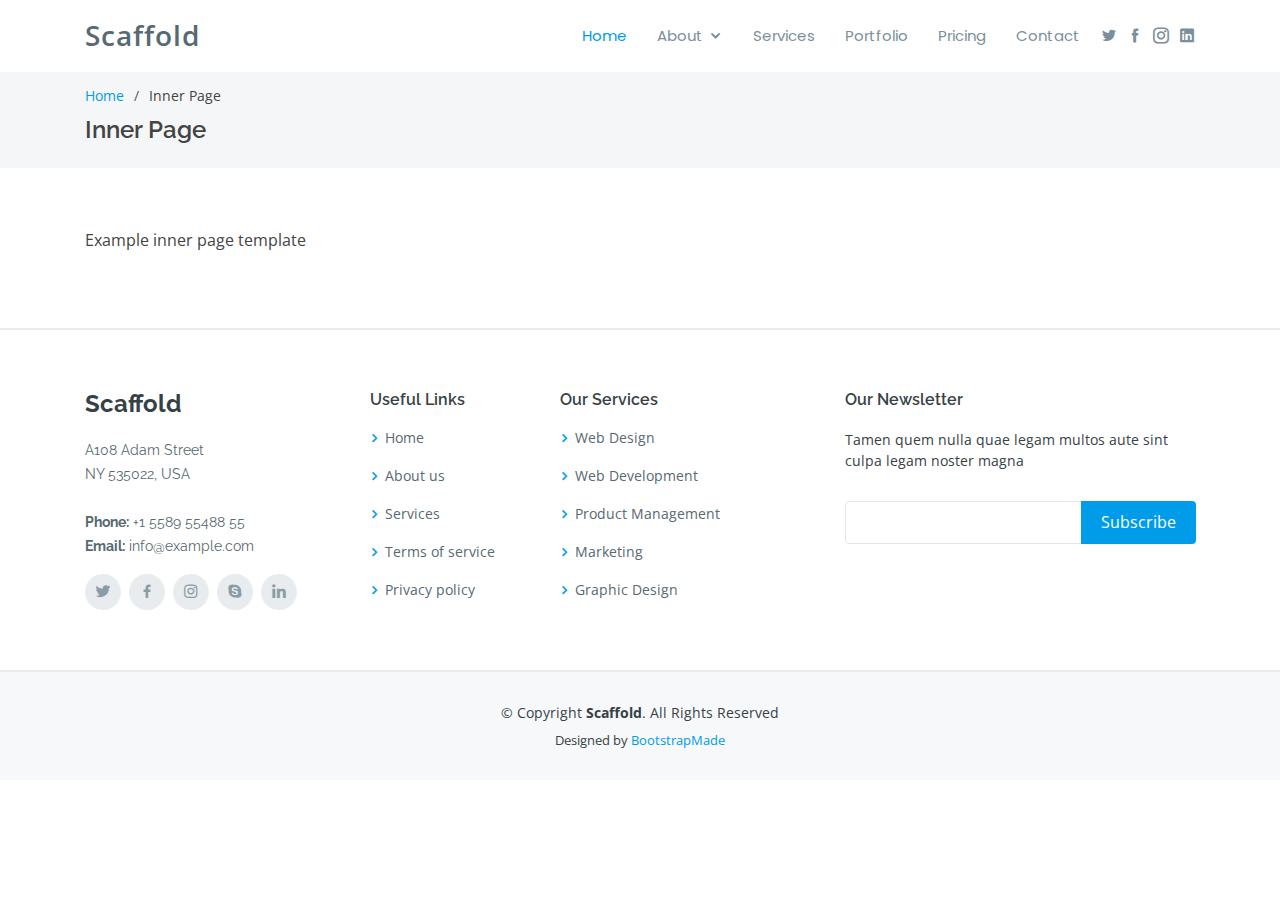
<file: inner-page.html>
<!DOCTYPE html>
<html lang="en">

<head>
  <meta charset="utf-8">
  <meta content="width=device-width, initial-scale=1.0" name="viewport">

  <title>Inner Page - Scaffold Bootstrap Template</title>
  <meta content="" name="descriptison">
  <meta content="" name="keywords">

  <!-- Favicons -->
  <link href="assets/img/favicon.png" rel="icon">
  <link href="assets/img/apple-touch-icon.png" rel="apple-touch-icon">

  <!-- Google Fonts -->
  <link href="https://fonts.googleapis.com/css?family=Open+Sans:300,300i,400,400i,600,600i,700,700i|Raleway:300,300i,400,400i,500,500i,600,600i,700,700i|Poppins:300,300i,400,400i,500,500i,600,600i,700,700i" rel="stylesheet">

  <!-- Vendor CSS Files -->
  <link href="assets/vendor/bootstrap/css/bootstrap.min.css" rel="stylesheet">
  <link href="assets/vendor/icofont/icofont.min.css" rel="stylesheet">
  <link href="assets/vendor/boxicons/css/boxicons.min.css" rel="stylesheet">
  <link href="assets/vendor/venobox/venobox.css" rel="stylesheet">
  <link href="assets/vendor/owl.carousel/assets/owl.carousel.min.css" rel="stylesheet">
  <link href="assets/vendor/aos/aos.css" rel="stylesheet">

  <!-- Template Main CSS File -->
  <link href="assets/css/style.css" rel="stylesheet">

  <!-- =======================================================
  * Template Name: Scaffold - v2.1.0
  * Template URL: https://bootstrapmade.com/scaffold-bootstrap-metro-style-template/
  * Author: BootstrapMade.com
  * License: https://bootstrapmade.com/license/
  ======================================================== -->
</head>

<body>

  <!-- ======= Header ======= -->
  <header id="header" class="fixed-top">
    <div class="container d-flex">

      <div class="logo mr-auto">
        <h1 class="text-light"><a href="index.html"><span>Scaffold</span></a></h1>
        <!-- Uncomment below if you prefer to use an image logo -->
        <!-- <a href="index.html"><img src="assets/img/logo.png" alt="" class="img-fluid"></a>-->
      </div>

      <nav class="nav-menu d-none d-lg-block">
        <ul>
          <li class="active"><a href="index.html">Home</a></li>
          <li class="drop-down"><a href="">About</a>
            <ul>
              <li><a href="#about">About Us</a></li>
              <li><a href="#team">Team</a></li>
              <li><a href="#testimonials">Testimonials</a></li>
              <li class="drop-down"><a href="#">Deep Drop Down</a>
                <ul>
                  <li><a href="#">Deep Drop Down 1</a></li>
                  <li><a href="#">Deep Drop Down 2</a></li>
                  <li><a href="#">Deep Drop Down 3</a></li>
                  <li><a href="#">Deep Drop Down 4</a></li>
                  <li><a href="#">Deep Drop Down 5</a></li>
                </ul>
              </li>
            </ul>
          </li>
          <li><a href="#services">Services</a></li>
          <li><a href="#portfolio">Portfolio</a></li>
          <li><a href="#pricing">Pricing</a></li>

          <li><a href="#contact">Contact</a></li>

        </ul>
      </nav><!-- .nav-menu -->

      <div class="header-social-links">
        <a href="#" class="twitter"><i class="icofont-twitter"></i></a>
        <a href="#" class="facebook"><i class="icofont-facebook"></i></a>
        <a href="#" class="instagram"><i class="icofont-instagram"></i></a>
        <a href="#" class="linkedin"><i class="icofont-linkedin"></i></i></a>
      </div>

    </div>
  </header><!-- End Header -->

  <main id="main">

    <!-- ======= Breadcrumbs ======= -->
    <section id="breadcrumbs" class="breadcrumbs">
      <div class="container">

        <ol>
          <li><a href="index.html">Home</a></li>
          <li>Inner Page</li>
        </ol>
        <h2>Inner Page</h2>

      </div>
    </section><!-- End Breadcrumbs -->

    <section class="inner-page">
      <div class="container">
        <p>
          Example inner page template
        </p>
      </div>
    </section>

  </main><!-- End #main -->

  <!-- ======= Footer ======= -->
  <footer id="footer">
    <div class="footer-top">
      <div class="container">
        <div class="row">

          <div class="col-lg-3 col-md-6">
            <div class="footer-info">
              <h3>Scaffold</h3>
              <p>
                A108 Adam Street <br>
                NY 535022, USA<br><br>
                <strong>Phone:</strong> +1 5589 55488 55<br>
                <strong>Email:</strong> info@example.com<br>
              </p>
              <div class="social-links mt-3">
                <a href="#" class="twitter"><i class="bx bxl-twitter"></i></a>
                <a href="#" class="facebook"><i class="bx bxl-facebook"></i></a>
                <a href="#" class="instagram"><i class="bx bxl-instagram"></i></a>
                <a href="#" class="google-plus"><i class="bx bxl-skype"></i></a>
                <a href="#" class="linkedin"><i class="bx bxl-linkedin"></i></a>
              </div>
            </div>
          </div>

          <div class="col-lg-2 col-md-6 footer-links">
            <h4>Useful Links</h4>
            <ul>
              <li><i class="bx bx-chevron-right"></i> <a href="#">Home</a></li>
              <li><i class="bx bx-chevron-right"></i> <a href="#">About us</a></li>
              <li><i class="bx bx-chevron-right"></i> <a href="#">Services</a></li>
              <li><i class="bx bx-chevron-right"></i> <a href="#">Terms of service</a></li>
              <li><i class="bx bx-chevron-right"></i> <a href="#">Privacy policy</a></li>
            </ul>
          </div>

          <div class="col-lg-3 col-md-6 footer-links">
            <h4>Our Services</h4>
            <ul>
              <li><i class="bx bx-chevron-right"></i> <a href="#">Web Design</a></li>
              <li><i class="bx bx-chevron-right"></i> <a href="#">Web Development</a></li>
              <li><i class="bx bx-chevron-right"></i> <a href="#">Product Management</a></li>
              <li><i class="bx bx-chevron-right"></i> <a href="#">Marketing</a></li>
              <li><i class="bx bx-chevron-right"></i> <a href="#">Graphic Design</a></li>
            </ul>
          </div>

          <div class="col-lg-4 col-md-6 footer-newsletter">
            <h4>Our Newsletter</h4>
            <p>Tamen quem nulla quae legam multos aute sint culpa legam noster magna</p>
            <form action="" method="post">
              <input type="email" name="email"><input type="submit" value="Subscribe">
            </form>

          </div>

        </div>
      </div>
    </div>

    <div class="container">
      <div class="copyright">
        &copy; Copyright <strong><span>Scaffold</span></strong>. All Rights Reserved
      </div>
      <div class="credits">
        <!-- All the links in the footer should remain intact. -->
        <!-- You can delete the links only if you purchased the pro version. -->
        <!-- Licensing information: https://bootstrapmade.com/license/ -->
        <!-- Purchase the pro version with working PHP/AJAX contact form: https://bootstrapmade.com/scaffold-bootstrap-metro-style-template/ -->
        Designed by <a href="https://bootstrapmade.com/">BootstrapMade</a>
      </div>
    </div>
  </footer><!-- End Footer -->

  <a href="#" class="back-to-top"><i class="bx bxs-up-arrow-alt"></i></a>

  <!-- Vendor JS Files -->
  <script src="assets/vendor/jquery/jquery.min.js"></script>
  <script src="assets/vendor/bootstrap/js/bootstrap.bundle.min.js"></script>
  <script src="assets/vendor/jquery.easing/jquery.easing.min.js"></script>
  <script src="assets/vendor/php-email-form/validate.js"></script>
  <script src="assets/vendor/isotope-layout/isotope.pkgd.min.js"></script>
  <script src="assets/vendor/venobox/venobox.min.js"></script>
  <script src="assets/vendor/owl.carousel/owl.carousel.min.js"></script>
  <script src="assets/vendor/aos/aos.js"></script>

  <!-- Template Main JS File -->
  <script src="assets/js/main.js"></script>

</body>

</html>
</file>
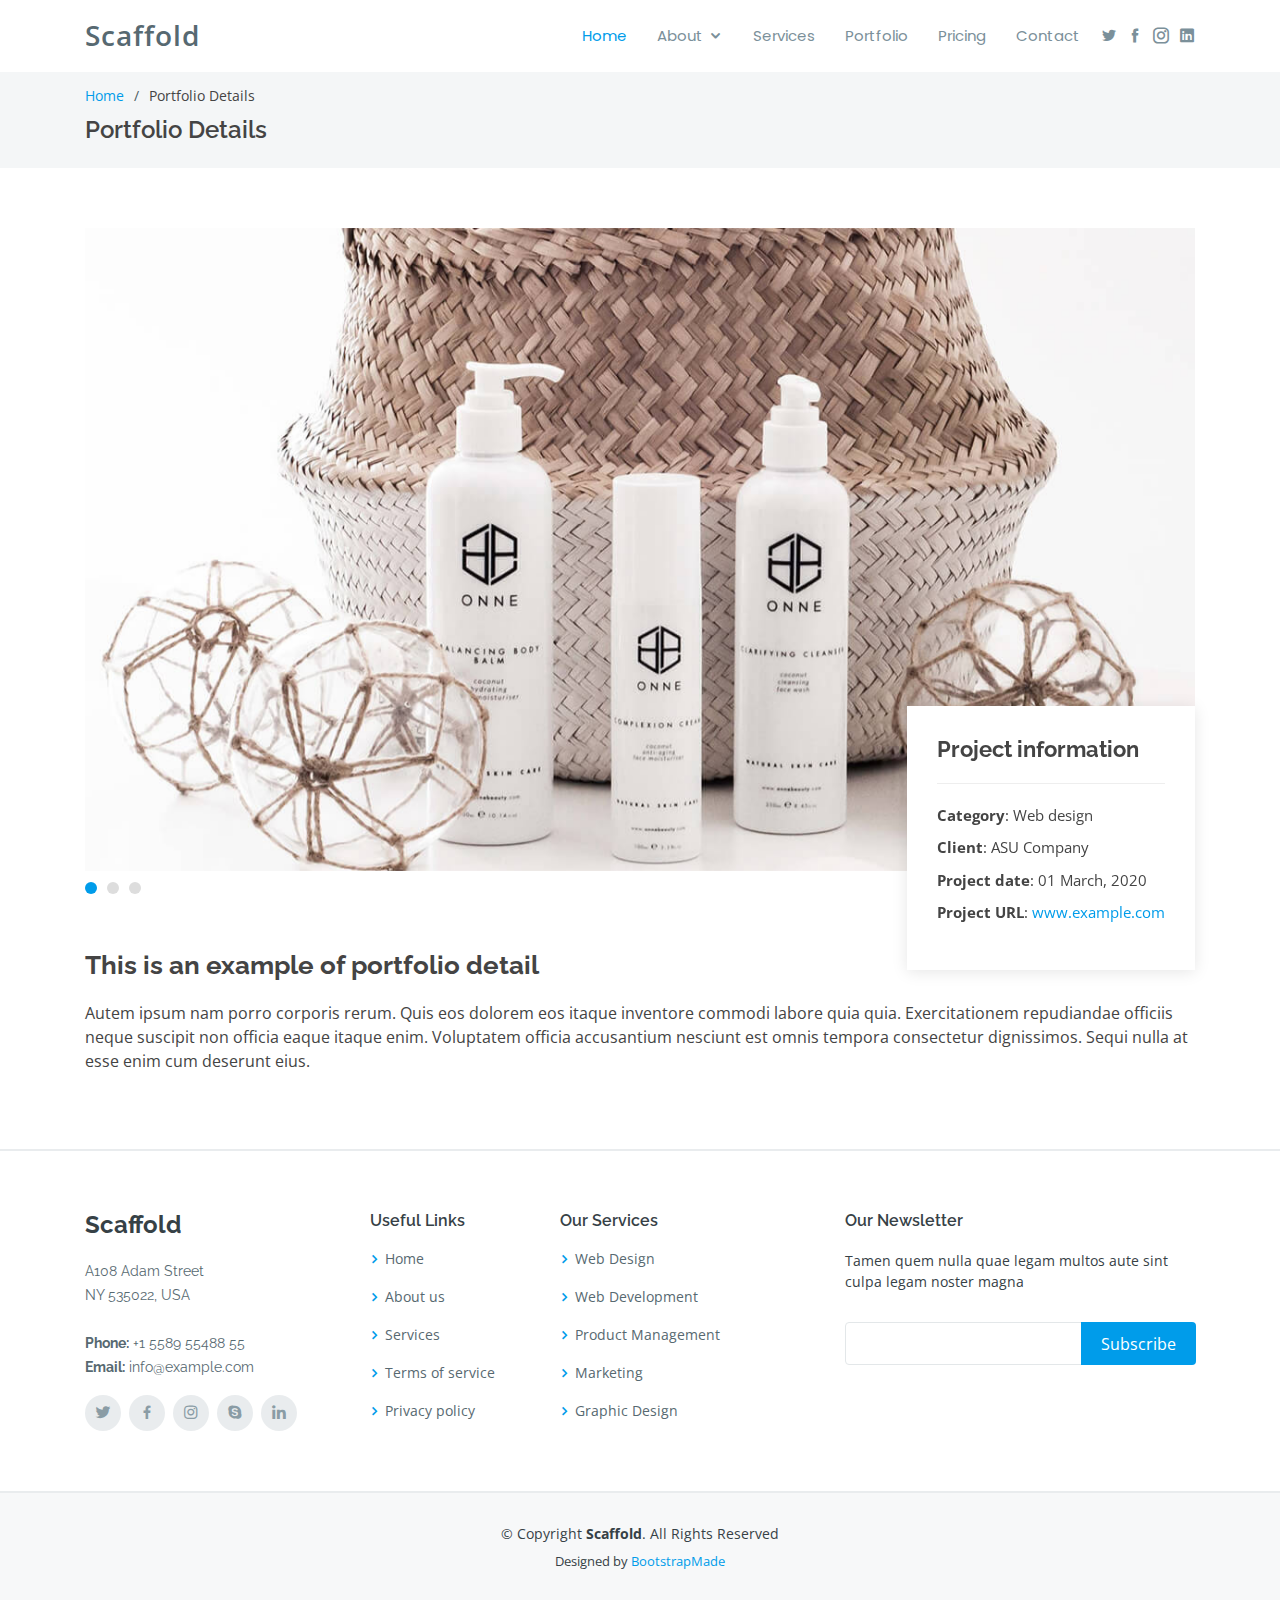
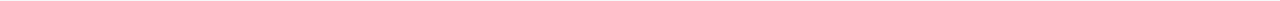
<file: portfolio-details.html>
<!DOCTYPE html>
<html lang="en">

<head>
  <meta charset="utf-8">
  <meta content="width=device-width, initial-scale=1.0" name="viewport">

  <title>Portfolio Details - Scaffold Bootstrap Template</title>
  <meta content="" name="descriptison">
  <meta content="" name="keywords">

  <!-- Favicons -->
  <link href="assets/img/favicon.png" rel="icon">
  <link href="assets/img/apple-touch-icon.png" rel="apple-touch-icon">

  <!-- Google Fonts -->
  <link href="https://fonts.googleapis.com/css?family=Open+Sans:300,300i,400,400i,600,600i,700,700i|Raleway:300,300i,400,400i,500,500i,600,600i,700,700i|Poppins:300,300i,400,400i,500,500i,600,600i,700,700i" rel="stylesheet">

  <!-- Vendor CSS Files -->
  <link href="assets/vendor/bootstrap/css/bootstrap.min.css" rel="stylesheet">
  <link href="assets/vendor/icofont/icofont.min.css" rel="stylesheet">
  <link href="assets/vendor/boxicons/css/boxicons.min.css" rel="stylesheet">
  <link href="assets/vendor/venobox/venobox.css" rel="stylesheet">
  <link href="assets/vendor/owl.carousel/assets/owl.carousel.min.css" rel="stylesheet">
  <link href="assets/vendor/aos/aos.css" rel="stylesheet">

  <!-- Template Main CSS File -->
  <link href="assets/css/style.css" rel="stylesheet">

  <!-- =======================================================
  * Template Name: Scaffold - v2.1.0
  * Template URL: https://bootstrapmade.com/scaffold-bootstrap-metro-style-template/
  * Author: BootstrapMade.com
  * License: https://bootstrapmade.com/license/
  ======================================================== -->
</head>

<body>

  <!-- ======= Header ======= -->
  <header id="header" class="fixed-top">
    <div class="container d-flex">

      <div class="logo mr-auto">
        <h1 class="text-light"><a href="index.html"><span>Scaffold</span></a></h1>
        <!-- Uncomment below if you prefer to use an image logo -->
        <!-- <a href="index.html"><img src="assets/img/logo.png" alt="" class="img-fluid"></a>-->
      </div>

      <nav class="nav-menu d-none d-lg-block">
        <ul>
          <li class="active"><a href="index.html">Home</a></li>
          <li class="drop-down"><a href="">About</a>
            <ul>
              <li><a href="#about">About Us</a></li>
              <li><a href="#team">Team</a></li>
              <li><a href="#testimonials">Testimonials</a></li>
              <li class="drop-down"><a href="#">Deep Drop Down</a>
                <ul>
                  <li><a href="#">Deep Drop Down 1</a></li>
                  <li><a href="#">Deep Drop Down 2</a></li>
                  <li><a href="#">Deep Drop Down 3</a></li>
                  <li><a href="#">Deep Drop Down 4</a></li>
                  <li><a href="#">Deep Drop Down 5</a></li>
                </ul>
              </li>
            </ul>
          </li>
          <li><a href="#services">Services</a></li>
          <li><a href="#portfolio">Portfolio</a></li>
          <li><a href="#pricing">Pricing</a></li>

          <li><a href="#contact">Contact</a></li>

        </ul>
      </nav><!-- .nav-menu -->

      <div class="header-social-links">
        <a href="#" class="twitter"><i class="icofont-twitter"></i></a>
        <a href="#" class="facebook"><i class="icofont-facebook"></i></a>
        <a href="#" class="instagram"><i class="icofont-instagram"></i></a>
        <a href="#" class="linkedin"><i class="icofont-linkedin"></i></i></a>
      </div>

    </div>
  </header><!-- End Header -->

  <main id="main">

    <!-- ======= Breadcrumbs ======= -->
    <section id="breadcrumbs" class="breadcrumbs">
      <div class="container">

        <ol>
          <li><a href="index.html">Home</a></li>
          <li>Portfolio Details</li>
        </ol>
        <h2>Portfolio Details</h2>

      </div>
    </section><!-- End Breadcrumbs -->

    <!-- ======= Portfolio Details Section ======= -->
    <section id="portfolio-details" class="portfolio-details">
      <div class="container">

        <div class="portfolio-details-container">

          <div class="owl-carousel portfolio-details-carousel">
            <img src="assets/img/portfolio-details-1.jpg" class="img-fluid" alt="">
            <img src="assets/img/portfolio-details-2.jpg" class="img-fluid" alt="">
            <img src="assets/img/portfolio-details-3.jpg" class="img-fluid" alt="">
          </div>

          <div class="portfolio-info">
            <h3>Project information</h3>
            <ul>
              <li><strong>Category</strong>: Web design</li>
              <li><strong>Client</strong>: ASU Company</li>
              <li><strong>Project date</strong>: 01 March, 2020</li>
              <li><strong>Project URL</strong>: <a href="#">www.example.com</a></li>
            </ul>
          </div>

        </div>

        <div class="portfolio-description">
          <h2>This is an example of portfolio detail</h2>
          <p>
            Autem ipsum nam porro corporis rerum. Quis eos dolorem eos itaque inventore commodi labore quia quia. Exercitationem repudiandae officiis neque suscipit non officia eaque itaque enim. Voluptatem officia accusantium nesciunt est omnis tempora consectetur dignissimos. Sequi nulla at esse enim cum deserunt eius.
          </p>
        </div>

      </div>
    </section><!-- End Portfolio Details Section -->

  </main><!-- End #main -->

  <!-- ======= Footer ======= -->
  <footer id="footer">
    <div class="footer-top">
      <div class="container">
        <div class="row">

          <div class="col-lg-3 col-md-6">
            <div class="footer-info">
              <h3>Scaffold</h3>
              <p>
                A108 Adam Street <br>
                NY 535022, USA<br><br>
                <strong>Phone:</strong> +1 5589 55488 55<br>
                <strong>Email:</strong> info@example.com<br>
              </p>
              <div class="social-links mt-3">
                <a href="#" class="twitter"><i class="bx bxl-twitter"></i></a>
                <a href="#" class="facebook"><i class="bx bxl-facebook"></i></a>
                <a href="#" class="instagram"><i class="bx bxl-instagram"></i></a>
                <a href="#" class="google-plus"><i class="bx bxl-skype"></i></a>
                <a href="#" class="linkedin"><i class="bx bxl-linkedin"></i></a>
              </div>
            </div>
          </div>

          <div class="col-lg-2 col-md-6 footer-links">
            <h4>Useful Links</h4>
            <ul>
              <li><i class="bx bx-chevron-right"></i> <a href="#">Home</a></li>
              <li><i class="bx bx-chevron-right"></i> <a href="#">About us</a></li>
              <li><i class="bx bx-chevron-right"></i> <a href="#">Services</a></li>
              <li><i class="bx bx-chevron-right"></i> <a href="#">Terms of service</a></li>
              <li><i class="bx bx-chevron-right"></i> <a href="#">Privacy policy</a></li>
            </ul>
          </div>

          <div class="col-lg-3 col-md-6 footer-links">
            <h4>Our Services</h4>
            <ul>
              <li><i class="bx bx-chevron-right"></i> <a href="#">Web Design</a></li>
              <li><i class="bx bx-chevron-right"></i> <a href="#">Web Development</a></li>
              <li><i class="bx bx-chevron-right"></i> <a href="#">Product Management</a></li>
              <li><i class="bx bx-chevron-right"></i> <a href="#">Marketing</a></li>
              <li><i class="bx bx-chevron-right"></i> <a href="#">Graphic Design</a></li>
            </ul>
          </div>

          <div class="col-lg-4 col-md-6 footer-newsletter">
            <h4>Our Newsletter</h4>
            <p>Tamen quem nulla quae legam multos aute sint culpa legam noster magna</p>
            <form action="" method="post">
              <input type="email" name="email"><input type="submit" value="Subscribe">
            </form>

          </div>

        </div>
      </div>
    </div>

    <div class="container">
      <div class="copyright">
        &copy; Copyright <strong><span>Scaffold</span></strong>. All Rights Reserved
      </div>
      <div class="credits">
        <!-- All the links in the footer should remain intact. -->
        <!-- You can delete the links only if you purchased the pro version. -->
        <!-- Licensing information: https://bootstrapmade.com/license/ -->
        <!-- Purchase the pro version with working PHP/AJAX contact form: https://bootstrapmade.com/scaffold-bootstrap-metro-style-template/ -->
        Designed by <a href="https://bootstrapmade.com/">BootstrapMade</a>
      </div>
    </div>
  </footer><!-- End Footer -->

  <a href="#" class="back-to-top"><i class="bx bxs-up-arrow-alt"></i></a>

  <!-- Vendor JS Files -->
  <script src="assets/vendor/jquery/jquery.min.js"></script>
  <script src="assets/vendor/bootstrap/js/bootstrap.bundle.min.js"></script>
  <script src="assets/vendor/jquery.easing/jquery.easing.min.js"></script>
  <script src="assets/vendor/php-email-form/validate.js"></script>
  <script src="assets/vendor/isotope-layout/isotope.pkgd.min.js"></script>
  <script src="assets/vendor/venobox/venobox.min.js"></script>
  <script src="assets/vendor/owl.carousel/owl.carousel.min.js"></script>
  <script src="assets/vendor/aos/aos.js"></script>

  <!-- Template Main JS File -->
  <script src="assets/js/main.js"></script>

</body>

</html>
</file>
<file: assets/vendor/venobox/venobox.css>
/* ------ venobox.css --------*/
.vbox-overlay *, .vbox-overlay *:before, .vbox-overlay *:after{
    -webkit-backface-visibility: hidden;
    -webkit-box-sizing:border-box;
    -moz-box-sizing:border-box;
    box-sizing:border-box;
}
.vbox-overlay * { 
    -webkit-backface-visibility: visible;
    backface-visibility: visible;
}
.vbox-overlay{
    display: -webkit-flex;
    display: flex;
    -webkit-flex-direction: column;
    flex-direction: column;
    -webkit-justify-content: center;
    justify-content: center;
    -webkit-align-items: center;
    align-items: center;
    position: fixed;
    left: 0;
    top: 0;
    bottom: 0;
    right: 0;
    z-index: 999999;
}

/* ----- navigation ----- */
.vbox-title{
    width: 100%;
    height: 40px;
    float: left;
    text-align: center;
    line-height: 28px;
    font-size: 12px;
    padding: 6px 50px;
    overflow: hidden;
    position: fixed;
    display: none;
    left: 0;
    z-index: 89;
}
.vbox-close{
    cursor: pointer;
    position: fixed;
    top: -1px;
    right: 0;
    width: 50px;
    height: 40px;
    padding: 6px;
    display: block;
    background-position:10px center;
    overflow: hidden;
    font-size: 24px;
    line-height: 1;
    text-align: center;
    z-index: 99;
}
.vbox-left{
    cursor: pointer;
    position: fixed;
    left: 0;
    height: 40px;
    overflow: hidden;
    line-height: 28px;
    font-size: 12px;
    z-index: 99;
    display: flex;
    align-items:center;
}
.vbox-num{
    display: inline-block;
    margin: 6px 0 6px 15px;
}
/* ----- Social share ----- */
.vbox-share{
    line-height: 28px;
    font-size: 12px;
    overflow: hidden;
    position: fixed;
    left: 0;
    z-index: 98;
    display: flex;
    align-items:center;
    justify-content: center;
    width: 100%;
    text-align: center;
}
.vbox-share svg{
    max-height: 28px;
    width: 28px;
    z-index: 10;
    margin-left: 12px;
    margin-top: 6px;
    margin-bottom: 6px;
    vertical-align: middle;
}


/* ----- navigation ARROWS ----- */
.vbox-next, .vbox-prev{
    position: fixed;
    top: 50%;
    margin-top: -15px;
    overflow: hidden;
    cursor: pointer;
    display: block;
    width: 45px;
    height: 45px;
    z-index: 99;
}
.vbox-next span, .vbox-prev span{
    position: relative;
    width: 20px;
    height: 20px;
    border: 2px solid transparent;
    border-top-color: #B6B6B6;
    border-right-color: #B6B6B6;
    text-indent: -100px;
    position: absolute;
    top: 8px;
    display: block;
}
.vbox-prev{
    left: 15px;
}
.vbox-next{
    right: 15px;
}
.vbox-prev span{
    left: 10px;
    -ms-transform: rotate(-135deg);
    -webkit-transform: rotate(-135deg);
    transform: rotate(-135deg);
}
.vbox-next span{
    -ms-transform: rotate(45deg);
    -webkit-transform: rotate(45deg);
    transform: rotate(45deg);
    right: 10px;
}
/* ------- inline window ------ */
.vbox-inline{
    width: 420px;
    height: 315px;
    height: 70vh;
    padding: 10px;
    background: #fff;
    margin: 0 auto;
    overflow: auto;
    text-align: left;
}
/* ------- Video & iFrames window ------ */
.venoframe{
    max-width: 100%;
    width: 100%;
    border: none;
    width: 100%;
    height: 260px;
    height: 70vh;
}
.venoframe.vbvid{
    height: 260px;
}
@media (min-width: 768px) {
    .venoframe, .vbox-inline{
        width: 90%;
        height: 360px;
        height: 70vh;
    }
    .venoframe.vbvid{
        width: 640px;
        height: 360px;
    }
}
@media (min-width: 992px) {
    .venoframe, .vbox-inline{
        max-width: 1200px;
        width: 80%;
        height: 540px;
        height: 70vh;
    }
    .venoframe.vbvid{
        width: 960px;
        height: 540px;
    }
}
/* 
Please do NOT edit this part! 
or at least read this note: http://i.imgur.com/7C0ws9e.gif
*/
.vbox-open{
    overflow: hidden;
}
.vbox-container{
    position: absolute;
    left: 0;
    right: 0;
    top: 0;
    bottom: 0;
    overflow-x: hidden;
    overflow-y: scroll;
    overflow-scrolling: touch;
    -webkit-overflow-scrolling: touch;
    z-index: 20;
    max-height: 100%;

}

.vbox-content{
    text-align: center;
    float: left;
    width: 100%;
    position: relative;
    overflow: hidden;
    padding: 20px 4%;
}
.vbox-container img{
    max-width: 100%;
    height: auto;
}
.vbox-figlio{
    box-shadow: 0 0 12px rgba(0,0,0,0.19), 0 6px 6px rgba(0,0,0,0.23);
    max-width: 100%;
    text-align: initial;
}
img.vbox-figlio{
    -webkit-user-select: none;
-khtml-user-select: none;
-moz-user-select: none;
-o-user-select: none;
user-select: none;
}
.vbox-content.swipe-left{
    margin-left: -200px !important;
}
.vbox-content.swipe-right{
    margin-left: 200px !important;
}
.vbox-animated{
    webkit-transition: margin 300ms ease-out;
    transition: margin 300ms ease-out;
}

/* ---------- preloader ----------
 * SPINKIT 
 * http://tobiasahlin.com/spinkit/
-------------------------------- */
.sk-double-bounce,.sk-rotating-plane{width:40px;height:40px;margin:40px auto}.sk-rotating-plane{background-color:#333;-webkit-animation:sk-rotatePlane 1.2s infinite ease-in-out;animation:sk-rotatePlane 1.2s infinite ease-in-out}@-webkit-keyframes sk-rotatePlane{0%{-webkit-transform:perspective(120px) rotateX(0) rotateY(0);transform:perspective(120px) rotateX(0) rotateY(0)}50%{-webkit-transform:perspective(120px) rotateX(-180.1deg) rotateY(0);transform:perspective(120px) rotateX(-180.1deg) rotateY(0)}100%{-webkit-transform:perspective(120px) rotateX(-180deg) rotateY(-179.9deg);transform:perspective(120px) rotateX(-180deg) rotateY(-179.9deg)}}@keyframes sk-rotatePlane{0%{-webkit-transform:perspective(120px) rotateX(0) rotateY(0);transform:perspective(120px) rotateX(0) rotateY(0)}50%{-webkit-transform:perspective(120px) rotateX(-180.1deg) rotateY(0);transform:perspective(120px) rotateX(-180.1deg) rotateY(0)}100%{-webkit-transform:perspective(120px) rotateX(-180deg) rotateY(-179.9deg);transform:perspective(120px) rotateX(-180deg) rotateY(-179.9deg)}}.sk-double-bounce{position:relative}.sk-double-bounce .sk-child{width:100%;height:100%;border-radius:50%;background-color:#333;opacity:.6;position:absolute;top:0;left:0;-webkit-animation:sk-doubleBounce 2s infinite ease-in-out;animation:sk-doubleBounce 2s infinite ease-in-out}.sk-chasing-dots .sk-child,.sk-spinner-pulse,.sk-three-bounce .sk-child{background-color:#333;border-radius:100%}.sk-double-bounce .sk-double-bounce2{-webkit-animation-delay:-1s;animation-delay:-1s}@-webkit-keyframes sk-doubleBounce{0%,100%{-webkit-transform:scale(0);transform:scale(0)}50%{-webkit-transform:scale(1);transform:scale(1)}}@keyframes sk-doubleBounce{0%,100%{-webkit-transform:scale(0);transform:scale(0)}50%{-webkit-transform:scale(1);transform:scale(1)}}.sk-wave{margin:40px auto;width:50px;height:40px;text-align:center;font-size:10px}.sk-wave .sk-rect{background-color:#333;height:100%;width:6px;display:inline-block;-webkit-animation:sk-waveStretchDelay 1.2s infinite ease-in-out;animation:sk-waveStretchDelay 1.2s infinite ease-in-out}.sk-wave .sk-rect1{-webkit-animation-delay:-1.2s;animation-delay:-1.2s}.sk-wave .sk-rect2{-webkit-animation-delay:-1.1s;animation-delay:-1.1s}.sk-wave .sk-rect3{-webkit-animation-delay:-1s;animation-delay:-1s}.sk-wave .sk-rect4{-webkit-animation-delay:-.9s;animation-delay:-.9s}.sk-wave .sk-rect5{-webkit-animation-delay:-.8s;animation-delay:-.8s}@-webkit-keyframes sk-waveStretchDelay{0%,100%,40%{-webkit-transform:scaleY(.4);transform:scaleY(.4)}20%{-webkit-transform:scaleY(1);transform:scaleY(1)}}@keyframes sk-waveStretchDelay{0%,100%,40%{-webkit-transform:scaleY(.4);transform:scaleY(.4)}20%{-webkit-transform:scaleY(1);transform:scaleY(1)}}.sk-wandering-cubes{margin:40px auto;width:40px;height:40px;position:relative}.sk-wandering-cubes .sk-cube{background-color:#333;width:10px;height:10px;position:absolute;top:0;left:0;-webkit-animation:sk-wanderingCube 1.8s ease-in-out -1.8s infinite both;animation:sk-wanderingCube 1.8s ease-in-out -1.8s infinite both}.sk-chasing-dots,.sk-spinner-pulse{width:40px;height:40px;margin:40px auto}.sk-wandering-cubes .sk-cube2{-webkit-animation-delay:-.9s;animation-delay:-.9s}@-webkit-keyframes sk-wanderingCube{0%{-webkit-transform:rotate(0);transform:rotate(0)}25%{-webkit-transform:translateX(30px) rotate(-90deg) scale(.5);transform:translateX(30px) rotate(-90deg) scale(.5)}50%{-webkit-transform:translateX(30px) translateY(30px) rotate(-179deg);transform:translateX(30px) translateY(30px) rotate(-179deg)}50.1%{-webkit-transform:translateX(30px) translateY(30px) rotate(-180deg);transform:translateX(30px) translateY(30px) rotate(-180deg)}75%{-webkit-transform:translateX(0) translateY(30px) rotate(-270deg) scale(.5);transform:translateX(0) translateY(30px) rotate(-270deg) scale(.5)}100%{-webkit-transform:rotate(-360deg);transform:rotate(-360deg)}}@keyframes sk-wanderingCube{0%{-webkit-transform:rotate(0);transform:rotate(0)}25%{-webkit-transform:translateX(30px) rotate(-90deg) scale(.5);transform:translateX(30px) rotate(-90deg) scale(.5)}50%{-webkit-transform:translateX(30px) translateY(30px) rotate(-179deg);transform:translateX(30px) translateY(30px) rotate(-179deg)}50.1%{-webkit-transform:translateX(30px) translateY(30px) rotate(-180deg);transform:translateX(30px) translateY(30px) rotate(-180deg)}75%{-webkit-transform:translateX(0) translateY(30px) rotate(-270deg) scale(.5);transform:translateX(0) translateY(30px) rotate(-270deg) scale(.5)}100%{-webkit-transform:rotate(-360deg);transform:rotate(-360deg)}}.sk-spinner-pulse{-webkit-animation:sk-pulseScaleOut 1s infinite ease-in-out;animation:sk-pulseScaleOut 1s infinite ease-in-out}@-webkit-keyframes sk-pulseScaleOut{0%{-webkit-transform:scale(0);transform:scale(0)}100%{-webkit-transform:scale(1);transform:scale(1);opacity:0}}@keyframes sk-pulseScaleOut{0%{-webkit-transform:scale(0);transform:scale(0)}100%{-webkit-transform:scale(1);transform:scale(1);opacity:0}}.sk-chasing-dots{position:relative;text-align:center;-webkit-animation:sk-chasingDotsRotate 2s infinite linear;animation:sk-chasingDotsRotate 2s infinite linear}.sk-chasing-dots .sk-child{width:60%;height:60%;display:inline-block;position:absolute;top:0;-webkit-animation:sk-chasingDotsBounce 2s infinite ease-in-out;animation:sk-chasingDotsBounce 2s infinite ease-in-out}.sk-chasing-dots .sk-dot2{top:auto;bottom:0;-webkit-animation-delay:-1s;animation-delay:-1s}@-webkit-keyframes sk-chasingDotsRotate{100%{-webkit-transform:rotate(360deg);transform:rotate(360deg)}}@keyframes sk-chasingDotsRotate{100%{-webkit-transform:rotate(360deg);transform:rotate(360deg)}}@-webkit-keyframes sk-chasingDotsBounce{0%,100%{-webkit-transform:scale(0);transform:scale(0)}50%{-webkit-transform:scale(1);transform:scale(1)}}@keyframes sk-chasingDotsBounce{0%,100%{-webkit-transform:scale(0);transform:scale(0)}50%{-webkit-transform:scale(1);transform:scale(1)}}.sk-three-bounce{margin:40px auto;width:80px;text-align:center}.sk-three-bounce .sk-child{width:20px;height:20px;display:inline-block;-webkit-animation:sk-three-bounce 1.4s ease-in-out 0s infinite both;animation:sk-three-bounce 1.4s ease-in-out 0s infinite both}.sk-circle .sk-child:before,.sk-fading-circle .sk-circle:before{display:block;border-radius:100%;content:'';background-color:#333}.sk-three-bounce .sk-bounce1{-webkit-animation-delay:-.32s;animation-delay:-.32s}.sk-three-bounce .sk-bounce2{-webkit-animation-delay:-.16s;animation-delay:-.16s}@-webkit-keyframes sk-three-bounce{0%,100%,80%{-webkit-transform:scale(0);transform:scale(0)}40%{-webkit-transform:scale(1);transform:scale(1)}}@keyframes sk-three-bounce{0%,100%,80%{-webkit-transform:scale(0);transform:scale(0)}40%{-webkit-transform:scale(1);transform:scale(1)}}.sk-circle{margin:40px auto;width:40px;height:40px;position:relative}.sk-circle .sk-child{width:100%;height:100%;position:absolute;left:0;top:0}.sk-circle .sk-child:before{margin:0 auto;width:15%;height:15%;-webkit-animation:sk-circleBounceDelay 1.2s infinite ease-in-out both;animation:sk-circleBounceDelay 1.2s infinite ease-in-out both}.sk-circle .sk-circle2{-webkit-transform:rotate(30deg);-ms-transform:rotate(30deg);transform:rotate(30deg)}.sk-circle .sk-circle3{-webkit-transform:rotate(60deg);-ms-transform:rotate(60deg);transform:rotate(60deg)}.sk-circle .sk-circle4{-webkit-transform:rotate(90deg);-ms-transform:rotate(90deg);transform:rotate(90deg)}.sk-circle .sk-circle5{-webkit-transform:rotate(120deg);-ms-transform:rotate(120deg);transform:rotate(120deg)}.sk-circle .sk-circle6{-webkit-transform:rotate(150deg);-ms-transform:rotate(150deg);transform:rotate(150deg)}.sk-circle .sk-circle7{-webkit-transform:rotate(180deg);-ms-transform:rotate(180deg);transform:rotate(180deg)}.sk-circle .sk-circle8{-webkit-transform:rotate(210deg);-ms-transform:rotate(210deg);transform:rotate(210deg)}.sk-circle .sk-circle9{-webkit-transform:rotate(240deg);-ms-transform:rotate(240deg);transform:rotate(240deg)}.sk-circle .sk-circle10{-webkit-transform:rotate(270deg);-ms-transform:rotate(270deg);transform:rotate(270deg)}.sk-circle .sk-circle11{-webkit-transform:rotate(300deg);-ms-transform:rotate(300deg);transform:rotate(300deg)}.sk-circle .sk-circle12{-webkit-transform:rotate(330deg);-ms-transform:rotate(330deg);transform:rotate(330deg)}.sk-circle .sk-circle2:before{-webkit-animation-delay:-1.1s;animation-delay:-1.1s}.sk-circle .sk-circle3:before{-webkit-animation-delay:-1s;animation-delay:-1s}.sk-circle .sk-circle4:before{-webkit-animation-delay:-.9s;animation-delay:-.9s}.sk-circle .sk-circle5:before{-webkit-animation-delay:-.8s;animation-delay:-.8s}.sk-circle .sk-circle6:before{-webkit-animation-delay:-.7s;animation-delay:-.7s}.sk-circle .sk-circle7:before{-webkit-animation-delay:-.6s;animation-delay:-.6s}.sk-circle .sk-circle8:before{-webkit-animation-delay:-.5s;animation-delay:-.5s}.sk-circle .sk-circle9:before{-webkit-animation-delay:-.4s;animation-delay:-.4s}.sk-circle .sk-circle10:before{-webkit-animation-delay:-.3s;animation-delay:-.3s}.sk-circle .sk-circle11:before{-webkit-animation-delay:-.2s;animation-delay:-.2s}.sk-circle .sk-circle12:before{-webkit-animation-delay:-.1s;animation-delay:-.1s}@-webkit-keyframes sk-circleBounceDelay{0%,100%,80%{-webkit-transform:scale(0);transform:scale(0)}40%{-webkit-transform:scale(1);transform:scale(1)}}@keyframes sk-circleBounceDelay{0%,100%,80%{-webkit-transform:scale(0);transform:scale(0)}40%{-webkit-transform:scale(1);transform:scale(1)}}.sk-cube-grid{width:40px;height:40px;margin:40px auto}.sk-cube-grid .sk-cube{width:33.33%;height:33.33%;background-color:#333;float:left;-webkit-animation:sk-cubeGridScaleDelay 1.3s infinite ease-in-out;animation:sk-cubeGridScaleDelay 1.3s infinite ease-in-out}.sk-cube-grid .sk-cube1{-webkit-animation-delay:.2s;animation-delay:.2s}.sk-cube-grid .sk-cube2{-webkit-animation-delay:.3s;animation-delay:.3s}.sk-cube-grid .sk-cube3{-webkit-animation-delay:.4s;animation-delay:.4s}.sk-cube-grid .sk-cube4{-webkit-animation-delay:.1s;animation-delay:.1s}.sk-cube-grid .sk-cube5{-webkit-animation-delay:.2s;animation-delay:.2s}.sk-cube-grid .sk-cube6{-webkit-animation-delay:.3s;animation-delay:.3s}.sk-cube-grid .sk-cube7{-webkit-animation-delay:0ms;animation-delay:0ms}.sk-cube-grid .sk-cube8{-webkit-animation-delay:.1s;animation-delay:.1s}.sk-cube-grid .sk-cube9{-webkit-animation-delay:.2s;animation-delay:.2s}@-webkit-keyframes sk-cubeGridScaleDelay{0%,100%,70%{-webkit-transform:scale3D(1,1,1);transform:scale3D(1,1,1)}35%{-webkit-transform:scale3D(0,0,1);transform:scale3D(0,0,1)}}@keyframes sk-cubeGridScaleDelay{0%,100%,70%{-webkit-transform:scale3D(1,1,1);transform:scale3D(1,1,1)}35%{-webkit-transform:scale3D(0,0,1);transform:scale3D(0,0,1)}}.sk-fading-circle{margin:40px auto;width:40px;height:40px;position:relative}.sk-fading-circle .sk-circle{width:100%;height:100%;position:absolute;left:0;top:0}.sk-fading-circle .sk-circle:before{margin:0 auto;width:15%;height:15%;-webkit-animation:sk-circleFadeDelay 1.2s infinite ease-in-out both;animation:sk-circleFadeDelay 1.2s infinite ease-in-out both}.sk-fading-circle .sk-circle2{-webkit-transform:rotate(30deg);-ms-transform:rotate(30deg);transform:rotate(30deg)}.sk-fading-circle .sk-circle3{-webkit-transform:rotate(60deg);-ms-transform:rotate(60deg);transform:rotate(60deg)}.sk-fading-circle .sk-circle4{-webkit-transform:rotate(90deg);-ms-transform:rotate(90deg);transform:rotate(90deg)}.sk-fading-circle .sk-circle5{-webkit-transform:rotate(120deg);-ms-transform:rotate(120deg);transform:rotate(120deg)}.sk-fading-circle .sk-circle6{-webkit-transform:rotate(150deg);-ms-transform:rotate(150deg);transform:rotate(150deg)}.sk-fading-circle .sk-circle7{-webkit-transform:rotate(180deg);-ms-transform:rotate(180deg);transform:rotate(180deg)}.sk-fading-circle .sk-circle8{-webkit-transform:rotate(210deg);-ms-transform:rotate(210deg);transform:rotate(210deg)}.sk-fading-circle .sk-circle9{-webkit-transform:rotate(240deg);-ms-transform:rotate(240deg);transform:rotate(240deg)}.sk-fading-circle .sk-circle10{-webkit-transform:rotate(270deg);-ms-transform:rotate(270deg);transform:rotate(270deg)}.sk-fading-circle .sk-circle11{-webkit-transform:rotate(300deg);-ms-transform:rotate(300deg);transform:rotate(300deg)}.sk-fading-circle .sk-circle12{-webkit-transform:rotate(330deg);-ms-transform:rotate(330deg);transform:rotate(330deg)}.sk-fading-circle .sk-circle2:before{-webkit-animation-delay:-1.1s;animation-delay:-1.1s}.sk-fading-circle .sk-circle3:before{-webkit-animation-delay:-1s;animation-delay:-1s}.sk-fading-circle .sk-circle4:before{-webkit-animation-delay:-.9s;animation-delay:-.9s}.sk-fading-circle .sk-circle5:before{-webkit-animation-delay:-.8s;animation-delay:-.8s}.sk-fading-circle .sk-circle6:before{-webkit-animation-delay:-.7s;animation-delay:-.7s}.sk-fading-circle .sk-circle7:before{-webkit-animation-delay:-.6s;animation-delay:-.6s}.sk-fading-circle .sk-circle8:before{-webkit-animation-delay:-.5s;animation-delay:-.5s}.sk-fading-circle .sk-circle9:before{-webkit-animation-delay:-.4s;animation-delay:-.4s}.sk-fading-circle .sk-circle10:before{-webkit-animation-delay:-.3s;animation-delay:-.3s}.sk-fading-circle .sk-circle11:before{-webkit-animation-delay:-.2s;animation-delay:-.2s}.sk-fading-circle .sk-circle12:before{-webkit-animation-delay:-.1s;animation-delay:-.1s}@-webkit-keyframes sk-circleFadeDelay{0%,100%,39%{opacity:0}40%{opacity:1}}@keyframes sk-circleFadeDelay{0%,100%,39%{opacity:0}40%{opacity:1}}.sk-folding-cube{margin:40px auto;width:40px;height:40px;position:relative;-webkit-transform:rotateZ(45deg);transform:rotateZ(45deg)}.sk-folding-cube .sk-cube{float:left;width:50%;height:50%;position:relative;-webkit-transform:scale(1.1);-ms-transform:scale(1.1);transform:scale(1.1)}.sk-folding-cube .sk-cube:before{content:'';position:absolute;top:0;left:0;width:100%;height:100%;background-color:#333;-webkit-animation:sk-foldCubeAngle 2.4s infinite linear both;animation:sk-foldCubeAngle 2.4s infinite linear both;-webkit-transform-origin:100% 100%;-ms-transform-origin:100% 100%;transform-origin:100% 100%}.sk-folding-cube .sk-cube2{-webkit-transform:scale(1.1) rotateZ(90deg);transform:scale(1.1) rotateZ(90deg)}.sk-folding-cube .sk-cube3{-webkit-transform:scale(1.1) rotateZ(180deg);transform:scale(1.1) rotateZ(180deg)}.sk-folding-cube .sk-cube4{-webkit-transform:scale(1.1) rotateZ(270deg);transform:scale(1.1) rotateZ(270deg)}.sk-folding-cube .sk-cube2:before{-webkit-animation-delay:.3s;animation-delay:.3s}.sk-folding-cube .sk-cube3:before{-webkit-animation-delay:.6s;animation-delay:.6s}.sk-folding-cube .sk-cube4:before{-webkit-animation-delay:.9s;animation-delay:.9s}@-webkit-keyframes sk-foldCubeAngle{0%,10%{-webkit-transform:perspective(140px) rotateX(-180deg);transform:perspective(140px) rotateX(-180deg);opacity:0}25%,75%{-webkit-transform:perspective(140px) rotateX(0);transform:perspective(140px) rotateX(0);opacity:1}100%,90%{-webkit-transform:perspective(140px) rotateY(180deg);transform:perspective(140px) rotateY(180deg);opacity:0}}@keyframes sk-foldCubeAngle{0%,10%{-webkit-transform:perspective(140px) rotateX(-180deg);transform:perspective(140px) rotateX(-180deg);opacity:0}25%,75%{-webkit-transform:perspective(140px) rotateX(0);transform:perspective(140px) rotateX(0);opacity:1}100%,90%{-webkit-transform:perspective(140px) rotateY(180deg);transform:perspective(140px) rotateY(180deg);opacity:0}}
</file>
<file: assets/css/style.css>
/**
* Template Name: Scaffold - v2.1.0
* Template URL: https://bootstrapmade.com/scaffold-bootstrap-metro-style-template/
* Author: BootstrapMade.com
* License: https://bootstrapmade.com/license/
*/

/*--------------------------------------------------------------
# General
--------------------------------------------------------------*/
body {
  font-family: "Open Sans", sans-serif;
  color: #444444;
}

a {
  color: #009cea;
}

a:hover {
  color: #1eb4ff;
  text-decoration: none;
}

h1, h2, h3, h4, h5, h6 {
  font-family: "Raleway", sans-serif;
}

/*--------------------------------------------------------------
# Back to top button
--------------------------------------------------------------*/
.back-to-top {
  position: fixed;
  display: none;
  right: 15px;
  bottom: 15px;
  z-index: 99999;
}

.back-to-top i {
  display: flex;
  align-items: center;
  justify-content: center;
  font-size: 24px;
  width: 40px;
  height: 40px;
  border-radius: 4px;
  background: #009cea;
  color: #fff;
  transition: all 0.4s;
}

.back-to-top i:hover {
  background: #14b1ff;
  color: #fff;
}

/*--------------------------------------------------------------
# Disable AOS delay on mobile
--------------------------------------------------------------*/
@media screen and (max-width: 768px) {
  [data-aos-delay] {
    transition-delay: 0 !important;
  }
}

/*--------------------------------------------------------------
# Header
--------------------------------------------------------------*/
#header {
  height: 72px;
  transition: all 0.5s;
  z-index: 997;
  transition: all 0.5s;
  padding: 15px 0;
  background: #fff;
}

#header.header-scrolled {
  box-shadow: 0px 2px 15px rgba(0, 0, 0, 0.1);
}

#header .logo h1 {
  font-size: 28px;
  margin: 0;
  padding: 6px 0;
  line-height: 1;
  font-weight: 600;
  letter-spacing: 1px;
  font-family: "Open Sans", sans-serif;
}

#header .logo h1 a, #header .logo h1 a:hover {
  color: #576971;
  text-decoration: none;
}

#header .logo img {
  padding: 0;
  margin: 0;
  max-height: 40px;
}

@media (max-width: 768px) {
  #header .logo h1 {
    font-size: 28px;
    padding: 8px 0;
  }
}

/*--------------------------------------------------------------
# Header Social Links
--------------------------------------------------------------*/
.header-social-links a {
  color: #7b909a;
  padding: 12px 0 12px 6px;
  display: inline-block;
  line-height: 1px;
  transition: 0.3s;
}

.header-social-links a:hover {
  color: #009cea;
}

@media (max-width: 768px) {
  .header-social-links {
    padding-right: 48px;
  }
}

/*--------------------------------------------------------------
# Navigation Menu
--------------------------------------------------------------*/
/* Desktop Navigation */
.nav-menu, .nav-menu * {
  margin: 0;
  padding: 0;
  list-style: none;
}

.nav-menu > ul > li {
  position: relative;
  white-space: nowrap;
  float: left;
}

.nav-menu a {
  display: block;
  position: relative;
  color: #7b909a;
  padding: 10px 15px;
  transition: 0.3s;
  font-size: 15px;
  font-family: "Poppins", sans-serif;
}

.nav-menu a:hover, .nav-menu .active > a, .nav-menu li:hover > a {
  color: #009cea;
  text-decoration: none;
}

.nav-menu .drop-down ul {
  display: block;
  position: absolute;
  left: 0;
  top: calc(100% + 30px);
  z-index: 99;
  opacity: 0;
  visibility: hidden;
  padding: 10px 0;
  background: #fff;
  box-shadow: 0px 0px 30px rgba(127, 137, 161, 0.25);
  transition: ease all 0.3s;
}

.nav-menu .drop-down:hover > ul {
  opacity: 1;
  top: 100%;
  visibility: visible;
}

.nav-menu .drop-down li {
  min-width: 180px;
  position: relative;
}

.nav-menu .drop-down ul a {
  padding: 10px 20px;
  font-size: 14px;
  text-transform: none;
  color: #003651;
}

.nav-menu .drop-down ul a:hover, .nav-menu .drop-down ul .active > a, .nav-menu .drop-down ul li:hover > a {
  color: #009cea;
}

.nav-menu .drop-down > a:after {
  content: "\ea99";
  font-family: IcoFont;
  padding-left: 5px;
}

.nav-menu .drop-down .drop-down ul {
  top: 0;
  left: calc(100% - 30px);
}

.nav-menu .drop-down .drop-down:hover > ul {
  opacity: 1;
  top: 0;
  left: 100%;
}

.nav-menu .drop-down .drop-down > a {
  padding-right: 35px;
}

.nav-menu .drop-down .drop-down > a:after {
  content: "\eaa0";
  font-family: IcoFont;
  position: absolute;
  right: 15px;
}

@media (max-width: 1366px) {
  .nav-menu .drop-down .drop-down ul {
    left: -90%;
  }
  .nav-menu .drop-down .drop-down:hover > ul {
    left: -100%;
  }
  .nav-menu .drop-down .drop-down > a:after {
    content: "\ea9d";
  }
}

/* Mobile Navigation */
.mobile-nav-toggle {
  position: fixed;
  right: 15px;
  top: 21px;
  z-index: 9998;
  border: 0;
  background: none;
  font-size: 24px;
  transition: all 0.4s;
  outline: none !important;
  line-height: 1;
  cursor: pointer;
  text-align: right;
}

.mobile-nav-toggle i {
  color: #009cea;
}

.mobile-nav {
  position: fixed;
  top: 55px;
  right: 15px;
  bottom: 15px;
  left: 15px;
  z-index: 9999;
  overflow-y: auto;
  background: #fff;
  transition: ease-in-out 0.2s;
  opacity: 0;
  visibility: hidden;
  border-radius: 10px;
  padding: 10px 0;
}

.mobile-nav * {
  margin: 0;
  padding: 0;
  list-style: none;
}

.mobile-nav a {
  display: block;
  position: relative;
  color: #364146;
  padding: 10px 20px;
  font-weight: 500;
  outline: none;
}

.mobile-nav a:hover, .mobile-nav .active > a, .mobile-nav li:hover > a {
  color: #009cea;
  text-decoration: none;
}

.mobile-nav .drop-down > a:after {
  content: "\ea99";
  font-family: IcoFont;
  padding-left: 10px;
  position: absolute;
  right: 15px;
}

.mobile-nav .active.drop-down > a:after {
  content: "\eaa1";
}

.mobile-nav .drop-down > a {
  padding-right: 35px;
}

.mobile-nav .drop-down ul {
  display: none;
  overflow: hidden;
}

.mobile-nav .drop-down li {
  padding-left: 20px;
}

.mobile-nav-overly {
  width: 100%;
  height: 100%;
  z-index: 9997;
  top: 0;
  left: 0;
  position: fixed;
  background: rgba(32, 38, 41, 0.6);
  overflow: hidden;
  display: none;
  transition: ease-in-out 0.2s;
}

.mobile-nav-active {
  overflow: hidden;
}

.mobile-nav-active .mobile-nav {
  opacity: 1;
  visibility: visible;
}

.mobile-nav-active .mobile-nav-toggle i {
  color: #fff;
}

/*--------------------------------------------------------------
# Hero Section
--------------------------------------------------------------*/
#hero {
  width: 100%;
  background-image: url("../img/hero-bg.png");
  background-repeat: no-repeat;
  background-size: contain;
  background-position: right top;
  margin-top: 70px;
  padding: 60px 0;
}

#hero h1 {
  margin: 0 0 20px 0;
  font-size: 48px;
  font-weight: 700;
  line-height: 56px;
  color: #364146;
}

#hero h2 {
  color: #576971;
  margin-bottom: 30px;
  font-size: 24px;
}

#hero .btn-get-started {
  font-family: "Raleway", sans-serif;
  font-weight: 600;
  font-size: 13px;
  text-transform: uppercase;
  letter-spacing: 1px;
  display: inline-block;
  padding: 12px 28px;
  border-radius: 3px;
  transition: 0.5s;
  color: #fff;
  background: #009cea;
}

#hero .btn-get-started:hover {
  background: #008bd1;
}

#hero .hero-img {
  text-align: center;
}

#hero .hero-img img {
  width: 70%;
}

@media (min-width: 1024px) {
  #hero {
    background-attachment: fixed;
  }
}

@media (max-width: 992px) {
  #hero h1 {
    font-size: 32px;
    line-height: 40px;
  }
  #hero h2 {
    font-size: 20px;
  }
}

/*--------------------------------------------------------------
# Sections General
--------------------------------------------------------------*/
section {
  padding: 60px 0;
  overflow: hidden;
}

.section-bg {
  background-color: #f7f8f9;
}

.section-title {
  text-align: center;
  padding-bottom: 30px;
}

.section-title h2 {
  font-size: 32px;
  font-weight: 400;
  margin-bottom: 20px;
  padding-bottom: 0;
  font-family: "Poppins", sans-serif;
  color: #627680;
}

.section-title p {
  margin-bottom: 0;
}

/*--------------------------------------------------------------
# About
--------------------------------------------------------------*/
.about {
  padding: 0;
  margin-top: 40px;
}

.about .container {
  background-color: #f7f8f9;
  padding: 60px 50px;
}

@media (max-width: 992px) {
  .about .container {
    padding: 30px;
  }
}

.about .content h3 {
  font-weight: 400;
  font-size: 32px;
  color: #364146;
  font-family: "Poppins", sans-serif;
}

.about .content ul {
  list-style: none;
  padding: 0;
}

.about .content ul li {
  padding-bottom: 10px;
}

.about .content ul i {
  font-size: 20px;
  padding-right: 4px;
  color: #28a745;
}

.about .content p:last-child {
  margin-bottom: 0;
}

/*--------------------------------------------------------------
# Features
--------------------------------------------------------------*/
.features {
  padding-bottom: 40px;
}

.features .nav-tabs {
  border: 0;
}

.features .nav-link {
  border: 0;
  padding: 20px;
  transition: 0.3s;
  color: #364146;
  transition: 0.3s ease-in-out;
  border-radius: 0;
  border-left: 4px solid #fafbfb;
}

.features .nav-link h4 {
  font-size: 18px;
  font-weight: 600;
  transition: 0.3s ease-in-out;
  color: #576971;
}

.features .nav-link p {
  font-size: 14px;
  margin-bottom: 0;
}

.features .nav-link:hover {
  background: #fafbfb;
}

.features .nav-link:hover h4 {
  color: #364146;
}

.features .nav-link.active {
  border-radius: 0;
  border: 0;
  border-left: 4px solid #009cea;
  background: #fafbfb;
}

.features .nav-link.active h4 {
  color: #009cea;
}

.features .tab-pane.active {
  -webkit-animation: slide-down 0.5s ease-out;
  animation: slide-down 0.5s ease-out;
}

.features .tab-content {
  text-align: right;
}

@-webkit-keyframes slide-down {
  0% {
    opacity: 0;
  }
  100% {
    opacity: 1;
  }
}

@keyframes slide-down {
  0% {
    opacity: 0;
  }
  100% {
    opacity: 1;
  }
}

/*--------------------------------------------------------------
# Services
--------------------------------------------------------------*/
.services .icon-box {
  padding: 30px;
  position: relative;
  overflow: hidden;
  margin: 0;
  background: #fff;
  box-shadow: 0 10px 29px 0 rgba(68, 88, 144, 0.1);
  transition: all 0.3s ease-in-out;
  border-radius: 4px;
  text-align: center;
  border-bottom: 3px solid #fff;
}

.services .icon-box:hover {
  transform: translateY(-5px);
}

.services .icon i {
  font-size: 48px;
  line-height: 1;
  margin-bottom: 15px;
}

.services .title {
  font-weight: 700;
  margin-bottom: 15px;
  font-size: 18px;
}

.services .title a {
  color: #111;
}

.services .description {
  font-size: 15px;
  line-height: 28px;
  margin-bottom: 0;
}

.services .icon-box-pink .icon i {
  color: #ff689b;
}

.services .icon-box-pink:hover {
  border-color: #ff689b;
}

.services .icon-box-cyan .icon i {
  color: #3fcdc7;
}

.services .icon-box-cyan:hover {
  border-color: #3fcdc7;
}

.services .icon-box-green .icon i {
  color: #41cf2e;
}

.services .icon-box-green:hover {
  border-color: #41cf2e;
}

.services .icon-box-blue .icon i {
  color: #2282ff;
}

.services .icon-box-blue:hover {
  border-color: #2282ff;
}

/*--------------------------------------------------------------
# Portfolio
--------------------------------------------------------------*/
.portfolio .portfolio-item {
  margin-bottom: 30px;
}

.portfolio #portfolio-flters {
  padding: 0;
  margin: 0 auto 25px auto;
  list-style: none;
  text-align: center;
}

.portfolio #portfolio-flters li {
  cursor: pointer;
  display: inline-block;
  padding: 10px;
  font-size: 15px;
  font-weight: 400;
  line-height: 1;
  text-transform: uppercase;
  color: #444444;
  margin-bottom: 5px;
  transition: all 0.3s ease-in-out;
  font-family: "Poppins", sans-serif;
}

.portfolio #portfolio-flters li:hover, .portfolio #portfolio-flters li.filter-active {
  color: #009cea;
}

.portfolio #portfolio-flters li:last-child {
  margin-right: 0;
}

.portfolio .portfolio-wrap {
  transition: 0.3s;
  position: relative;
  overflow: hidden;
  z-index: 1;
}

.portfolio .portfolio-wrap::before {
  content: "";
  background: rgba(255, 255, 255, 0.7);
  position: absolute;
  left: 30px;
  right: 30px;
  top: 30px;
  bottom: 30px;
  transition: all ease-in-out 0.3s;
  z-index: 2;
  opacity: 0;
}

.portfolio .portfolio-wrap .portfolio-info {
  opacity: 0;
  position: absolute;
  top: 10%;
  left: 0;
  right: 0;
  text-align: center;
  z-index: 3;
  transition: all ease-in-out 0.3s;
}

.portfolio .portfolio-wrap .portfolio-info h4 {
  font-size: 20px;
  color: #364146;
  font-weight: 600;
}

.portfolio .portfolio-wrap .portfolio-info p {
  color: #364146;
  font-size: 14px;
  text-transform: uppercase;
}

.portfolio .portfolio-wrap .portfolio-links {
  opacity: 0;
  left: 0;
  right: 0;
  bottom: 10%;
  text-align: center;
  z-index: 3;
  position: absolute;
  transition: all ease-in-out 0.3s;
}

.portfolio .portfolio-wrap .portfolio-links a {
  color: #009cea;
  margin: 0 2px;
  font-size: 24px;
  display: inline-block;
  transition: 0.3s;
  background: #eaf8ff;
  border-radius: 50px;
  line-height: 0;
  padding: 6px;
}

.portfolio .portfolio-wrap .portfolio-links a:hover {
  color: #fff;
  background: #009cea;
}

.portfolio .portfolio-wrap:hover::before {
  top: 0;
  left: 0;
  right: 0;
  bottom: 0;
  opacity: 1;
}

.portfolio .portfolio-wrap:hover .portfolio-info {
  opacity: 1;
  top: calc(50% - 48px);
}

.portfolio .portfolio-wrap:hover .portfolio-links {
  opacity: 1;
  bottom: calc(50% - 50px);
}

/*--------------------------------------------------------------
# Cta
--------------------------------------------------------------*/
.cta {
  background: linear-gradient(rgba(255, 255, 255, 0.8), rgba(255, 255, 255, 0.8)), url("../img/cta-bg.jpg") center center;
  background-size: cover;
  padding: 80px 0;
}

.cta h3 {
  color: #364146;
  font-size: 28px;
  font-weight: 700;
}

.cta p {
  color: #576971;
}

.cta .cta-btn {
  font-family: "Raleway", sans-serif;
  font-weight: 500;
  font-size: 15px;
  letter-spacing: 1px;
  display: inline-block;
  padding: 10px 30px;
  border-radius: 4px;
  transition: 0.5s;
  margin: 10px;
  color: #fff;
  background: #009cea;
}

.cta .cta-btn:hover {
  background: #008bd1;
}

@media (min-width: 1024px) {
  .cta {
    background-attachment: fixed;
  }
}

@media (min-width: 769px) {
  .cta .cta-btn-container {
    display: flex;
    align-items: center;
    justify-content: flex-end;
  }
}

/*--------------------------------------------------------------
# Testimonials
--------------------------------------------------------------*/
.testimonials .testimonial-item {
  box-sizing: content-box;
  min-height: 320px;
}

.testimonials .testimonial-item .testimonial-img {
  width: 90px;
  border-radius: 50%;
  margin: -40px 0 0 40px;
  position: relative;
  z-index: 2;
  border: 6px solid #fff;
}

.testimonials .testimonial-item h3 {
  font-size: 18px;
  font-weight: bold;
  margin: 10px 0 5px 45px;
  color: #111;
}

.testimonials .testimonial-item h4 {
  font-size: 14px;
  color: #999;
  margin: 0 0 0 45px;
}

.testimonials .testimonial-item .quote-icon-left, .testimonials .testimonial-item .quote-icon-right {
  color: #d8dee1;
  font-size: 26px;
}

.testimonials .testimonial-item .quote-icon-left {
  display: inline-block;
  left: -5px;
  position: relative;
}

.testimonials .testimonial-item .quote-icon-right {
  display: inline-block;
  right: -5px;
  position: relative;
  top: 10px;
}

.testimonials .testimonial-item p {
  font-style: italic;
  margin: 0 15px 0 15px;
  padding: 20px 20px 60px 20px;
  background: #f4f6f7;
  position: relative;
  border-radius: 6px;
  position: relative;
  z-index: 1;
}

.testimonials .owl-nav, .testimonials .owl-dots {
  margin-top: 5px;
  text-align: center;
}

.testimonials .owl-dot {
  display: inline-block;
  margin: 0 5px;
  width: 12px;
  height: 12px;
  border-radius: 50%;
  background-color: #ddd !important;
}

.testimonials .owl-dot.active {
  background-color: #009cea !important;
}

@media (max-width: 767px) {
  .testimonials {
    margin: 30px 10px;
  }
}

/*--------------------------------------------------------------
# Team
--------------------------------------------------------------*/
.team {
  background: url("../img/team-bg.jpg") center center no-repeat;
  background-size: cover;
  padding: 60px 0;
  position: relative;
}

.team::before {
  content: '';
  position: absolute;
  left: 0;
  right: 0;
  top: 0;
  bottom: 0;
  background: rgba(255, 255, 255, 0.75);
  z-index: 9;
}

.team .container {
  position: relative;
  z-index: 10;
}

.team .member {
  text-align: center;
  margin-bottom: 80px;
  position: relative;
}

.team .member .pic {
  overflow: hidden;
}

.team .member .member-info {
  position: absolute;
  top: 85%;
  left: 20px;
  right: 20px;
  background: #fff;
  padding: 20px 0;
  color: #364146;
  box-shadow: 0px 2px 15px rgba(0, 0, 0, 0.1);
  max-height: 95px;
  overflow: hidden;
  transition: max-height 0.5s ease-in-out;
}

.team .member:hover .member-info {
  max-height: 300px;
}

.team .member h4 {
  font-weight: 700;
  margin-bottom: 10px;
  font-size: 16px;
  color: #364146;
  position: relative;
  padding-bottom: 10px;
}

.team .member h4::after {
  content: '';
  position: absolute;
  display: block;
  width: 50px;
  height: 1px;
  background: #b5c1c6;
  bottom: 0;
  left: calc(50% - 25px);
}

.team .member span {
  font-style: italic;
  display: block;
  font-size: 13px;
}

.team .member .social {
  margin-top: 15px;
}

.team .member .social a {
  transition: color 0.3s;
  color: #627680;
}

.team .member .social a:hover {
  color: #009cea;
}

.team .member .social i {
  font-size: 16px;
  margin: 0 2px;
}

@media (max-width: 992px) {
  .team .member {
    margin-bottom: 110px;
  }
}

/*--------------------------------------------------------------
# Clients
--------------------------------------------------------------*/
.clients .clients-wrap {
  border-top: 1px solid #eceff0;
  border-left: 1px solid #eceff0;
}

.clients .client-logo {
  display: flex;
  justify-content: center;
  align-items: center;
  border-right: 1px solid #eceff0;
  border-bottom: 1px solid #eceff0;
  overflow: hidden;
  background: #fff;
  height: 120px;
  padding: 40px;
}

.clients .client-logo img {
  max-width: 50%;
  -webkit-filter: grayscale(100);
  filter: grayscale(100);
}

.clients .client-logo:hover img {
  -webkit-filter: none;
  filter: none;
  transform: scale(1.1);
}

.clients img {
  transition: all 0.4s ease-in-out;
}

/*--------------------------------------------------------------
# Pricing
--------------------------------------------------------------*/
.pricing .box {
  padding: 20px;
  background: #fff;
  text-align: center;
  border-radius: 4px;
  position: relative;
  overflow: hidden;
  border: 2px solid #e9ecee;
}

.pricing h3 {
  font-weight: 400;
  padding: 20px 15px;
  font-size: 18px;
  font-weight: 400;
  color: #777777;
}

.pricing h4 {
  font-size: 36px;
  color: #009cea;
  font-weight: 600;
  font-family: "Poppins", sans-serif;
  margin-bottom: 20px;
}

.pricing h4 sup {
  font-size: 20px;
  top: -15px;
  left: -3px;
}

.pricing h4 span {
  color: #bababa;
  font-size: 16px;
  font-weight: 300;
}

.pricing ul {
  padding: 0;
  list-style: none;
  color: #444444;
  text-align: center;
  line-height: 20px;
  font-size: 14px;
}

.pricing ul li {
  padding-bottom: 16px;
}

.pricing ul i {
  color: #009cea;
  font-size: 18px;
  padding-right: 4px;
}

.pricing ul .na {
  color: #ccc;
  text-decoration: line-through;
}

.pricing .btn-wrap {
  padding: 20px 15px;
  text-align: center;
}

.pricing .btn-buy {
  background: #009cea;
  display: inline-block;
  padding: 8px 30px;
  border-radius: 4px;
  color: #fff;
  font-size: 13px;
  font-family: "Raleway", sans-serif;
  font-weight: 600;
  text-transform: uppercase;
}

.pricing .featured {
  background: #009cea;
  border-color: #009cea;
}

.pricing .featured h3, .pricing .featured h4, .pricing .featured h4 span, .pricing .featured ul, .pricing .featured ul .na {
  color: #fff;
}

.pricing .featured .btn-buy {
  background: #fff;
  color: #009cea;
}

.pricing .advanced {
  width: 200px;
  position: absolute;
  top: 18px;
  right: -68px;
  transform: rotate(45deg);
  z-index: 1;
  font-size: 14px;
  padding: 1px 0 3px 0;
  background: #009cea;
  color: #fff;
}

/*--------------------------------------------------------------
# Frequently Asked Questions
--------------------------------------------------------------*/
.faq {
  padding: 60px 0;
}

.faq .faq-list {
  padding: 0;
  list-style: none;
}

.faq .faq-list li {
  padding: 0 0 20px 25px;
}

.faq .faq-list a {
  display: block;
  position: relative;
  font-family: #009cea;
  font-size: 18px;
  font-weight: 500;
}

.faq .faq-list i {
  font-size: 18px;
  position: absolute;
  left: -25px;
  top: 6px;
}

.faq .faq-list p {
  margin-bottom: 20px;
  font-size: 15px;
}

.faq .faq-list a.collapse {
  color: #009cea;
}

.faq .faq-list a.collapsed {
  color: #343a40;
}

.faq .faq-list a.collapsed:hover {
  color: #009cea;
}

.faq .faq-list a.collapsed i::before {
  content: "\eab2" !important;
}

/*--------------------------------------------------------------
# Contact
--------------------------------------------------------------*/
.contact .info {
  padding: 30px;
  background: #fff;
  width: 100%;
  border: 2px solid #e9ecee;
  border-radius: 4px;
}

.contact .info i {
  font-size: 20px;
  color: #009cea;
  float: left;
  width: 44px;
  height: 44px;
  background: #f2f4f5;
  display: flex;
  justify-content: center;
  align-items: center;
  border-radius: 50px;
  transition: all 0.3s ease-in-out;
}

.contact .info h4 {
  padding: 0 0 0 60px;
  font-size: 20px;
  font-weight: 600;
  margin-bottom: 5px;
  color: #364146;
}

.contact .info p {
  padding: 0 0 10px 60px;
  margin-bottom: 20px;
  font-size: 14px;
  color: #627680;
}

.contact .info .social-links {
  padding-left: 60px;
}

.contact .info .social-links a {
  font-size: 18px;
  display: inline-block;
  background: #333;
  color: #fff;
  line-height: 1;
  padding: 8px 0;
  border-radius: 50%;
  text-align: center;
  width: 36px;
  height: 36px;
  transition: 0.3s;
  margin-right: 10px;
}

.contact .info .social-links a:hover {
  background: #009cea;
  color: #fff;
}

.contact .info .email:hover i, .contact .info .address:hover i, .contact .info .phone:hover i {
  background: #009cea;
  color: #fff;
}

.contact .php-email-form {
  width: 100%;
  padding: 30px;
  background: #fff;
  border: 2px solid #e9ecee;
  border-radius: 4px;
}

.contact .php-email-form .form-group {
  padding-bottom: 8px;
}

.contact .php-email-form .validate {
  display: none;
  color: red;
  margin: 0 0 15px 0;
  font-weight: 400;
  font-size: 13px;
}

.contact .php-email-form .error-message {
  display: none;
  color: #fff;
  background: #ed3c0d;
  text-align: left;
  padding: 15px;
  font-weight: 600;
}

.contact .php-email-form .error-message br + br {
  margin-top: 25px;
}

.contact .php-email-form .sent-message {
  display: none;
  color: #fff;
  background: #18d26e;
  text-align: center;
  padding: 15px;
  font-weight: 600;
}

.contact .php-email-form .loading {
  display: none;
  background: #fff;
  text-align: center;
  padding: 15px;
}

.contact .php-email-form .loading:before {
  content: "";
  display: inline-block;
  border-radius: 50%;
  width: 24px;
  height: 24px;
  margin: 0 10px -6px 0;
  border: 3px solid #18d26e;
  border-top-color: #eee;
  -webkit-animation: animate-loading 1s linear infinite;
  animation: animate-loading 1s linear infinite;
}

.contact .php-email-form input, .contact .php-email-form textarea {
  border-radius: 0;
  box-shadow: none;
  font-size: 14px;
}

.contact .php-email-form input {
  height: 44px;
}

.contact .php-email-form textarea {
  padding: 10px 12px;
}

.contact .php-email-form button[type="submit"] {
  background: #009cea;
  border: 0;
  padding: 10px 24px;
  color: #fff;
  transition: 0.4s;
  border-radius: 4px;
}

.contact .php-email-form button[type="submit"]:hover {
  background: #1eb4ff;
}

@-webkit-keyframes animate-loading {
  0% {
    transform: rotate(0deg);
  }
  100% {
    transform: rotate(360deg);
  }
}

@keyframes animate-loading {
  0% {
    transform: rotate(0deg);
  }
  100% {
    transform: rotate(360deg);
  }
}

/*--------------------------------------------------------------
# Breadcrumbs
--------------------------------------------------------------*/
.breadcrumbs {
  padding: 15px 0;
  background: #f4f6f7;
  min-height: 40px;
  margin-top: 70px;
}

.breadcrumbs h2 {
  font-size: 24px;
  font-weight: 600;
}

.breadcrumbs ol {
  display: flex;
  flex-wrap: wrap;
  list-style: none;
  padding: 0 0 10px 0;
  margin: 0;
  font-size: 14px;
}

.breadcrumbs ol li + li {
  padding-left: 10px;
}

.breadcrumbs ol li + li::before {
  display: inline-block;
  padding-right: 10px;
  color: #4c5c63;
  content: "/";
}

/*--------------------------------------------------------------
# Portfolio Details
--------------------------------------------------------------*/
.portfolio-details .portfolio-details-container {
  position: relative;
}

.portfolio-details .portfolio-details-carousel {
  position: relative;
  z-index: 1;
}

.portfolio-details .portfolio-details-carousel .owl-nav, .portfolio-details .portfolio-details-carousel .owl-dots {
  margin-top: 5px;
  text-align: left;
}

.portfolio-details .portfolio-details-carousel .owl-dot {
  display: inline-block;
  margin: 0 10px 0 0;
  width: 12px;
  height: 12px;
  border-radius: 50%;
  background-color: #ddd !important;
}

.portfolio-details .portfolio-details-carousel .owl-dot.active {
  background-color: #009cea !important;
}

.portfolio-details .portfolio-info {
  padding: 30px;
  position: absolute;
  right: 0;
  bottom: -70px;
  background: #fff;
  box-shadow: 0px 2px 15px rgba(0, 0, 0, 0.1);
  z-index: 2;
}

.portfolio-details .portfolio-info h3 {
  font-size: 22px;
  font-weight: 700;
  margin-bottom: 20px;
  padding-bottom: 20px;
  border-bottom: 1px solid #eee;
}

.portfolio-details .portfolio-info ul {
  list-style: none;
  padding: 0;
  font-size: 15px;
}

.portfolio-details .portfolio-info ul li + li {
  margin-top: 10px;
}

.portfolio-details .portfolio-description {
  padding-top: 50px;
}

.portfolio-details .portfolio-description h2 {
  width: 50%;
  font-size: 26px;
  font-weight: 700;
  margin-bottom: 20px;
}

.portfolio-details .portfolio-description p {
  padding: 0 0 0 0;
}

@media (max-width: 768px) {
  .portfolio-details .portfolio-info {
    position: static;
    margin-top: 30px;
  }
}

/*--------------------------------------------------------------
# Footer
--------------------------------------------------------------*/
#footer {
  background: #f7f8f9;
  padding: 0 0 30px 0;
  color: #364146;
  font-size: 14px;
}

#footer .footer-top {
  background: #fff;
  padding: 60px 0 30px 0;
  border-top: 2px solid #e9ecee;
  border-bottom: 2px solid #e9ecee;
}

#footer .footer-top .footer-info {
  margin-bottom: 30px;
}

#footer .footer-top .footer-info h3 {
  font-size: 24px;
  margin: 0 0 20px 0;
  padding: 2px 0 2px 0;
  line-height: 1;
  font-weight: 700;
}

#footer .footer-top .footer-info p {
  font-size: 14px;
  line-height: 24px;
  margin-bottom: 0;
  font-family: "Raleway", sans-serif;
  color: #576971;
}

#footer .footer-top .social-links a {
  font-size: 18px;
  display: inline-block;
  background: #e9ecee;
  color: #8a9ca5;
  line-height: 1;
  padding: 8px 0;
  margin-right: 4px;
  border-radius: 50%;
  text-align: center;
  width: 36px;
  height: 36px;
  transition: 0.3s;
}

#footer .footer-top .social-links a:hover {
  background: #009cea;
  color: #fff;
  text-decoration: none;
}

#footer .footer-top h4 {
  font-size: 16px;
  font-weight: 600;
  color: #364146;
  position: relative;
  padding-bottom: 12px;
}

#footer .footer-top .footer-links {
  margin-bottom: 30px;
}

#footer .footer-top .footer-links ul {
  list-style: none;
  padding: 0;
  margin: 0;
}

#footer .footer-top .footer-links ul i {
  padding-right: 2px;
  color: #009cea;
  font-size: 18px;
  line-height: 1;
  margin-left: -5px;
}

#footer .footer-top .footer-links ul li {
  padding: 10px 0;
  display: flex;
  align-items: center;
}

#footer .footer-top .footer-links ul li:first-child {
  padding-top: 0;
}

#footer .footer-top .footer-links ul a {
  color: #576971;
  transition: 0.3s;
  display: inline-block;
  line-height: 1;
}

#footer .footer-top .footer-links ul a:hover {
  color: #009cea;
}

#footer .footer-top .footer-newsletter form {
  margin-top: 30px;
  background: #fff;
  padding: 6px 10px;
  position: relative;
  border-radius: 4px;
  border: 1px solid #e3e7e9;
}

#footer .footer-top .footer-newsletter form input[type="email"] {
  border: 0;
  padding: 4px;
  width: calc(100% - 110px);
}

#footer .footer-top .footer-newsletter form input[type="submit"] {
  position: absolute;
  top: -1px;
  right: -2px;
  bottom: -1px;
  border: 0;
  background: none;
  font-size: 16px;
  padding: 0 20px;
  background: #009cea;
  color: #fff;
  transition: 0.3s;
  border-radius: 0 4px 4px 0;
}

#footer .footer-top .footer-newsletter form input[type="submit"]:hover {
  background: #007ab7;
}

#footer .copyright {
  text-align: center;
  padding-top: 30px;
}

#footer .credits {
  padding-top: 8px;
  text-align: center;
  font-size: 13px;
  color: #364146;
}
</file>
